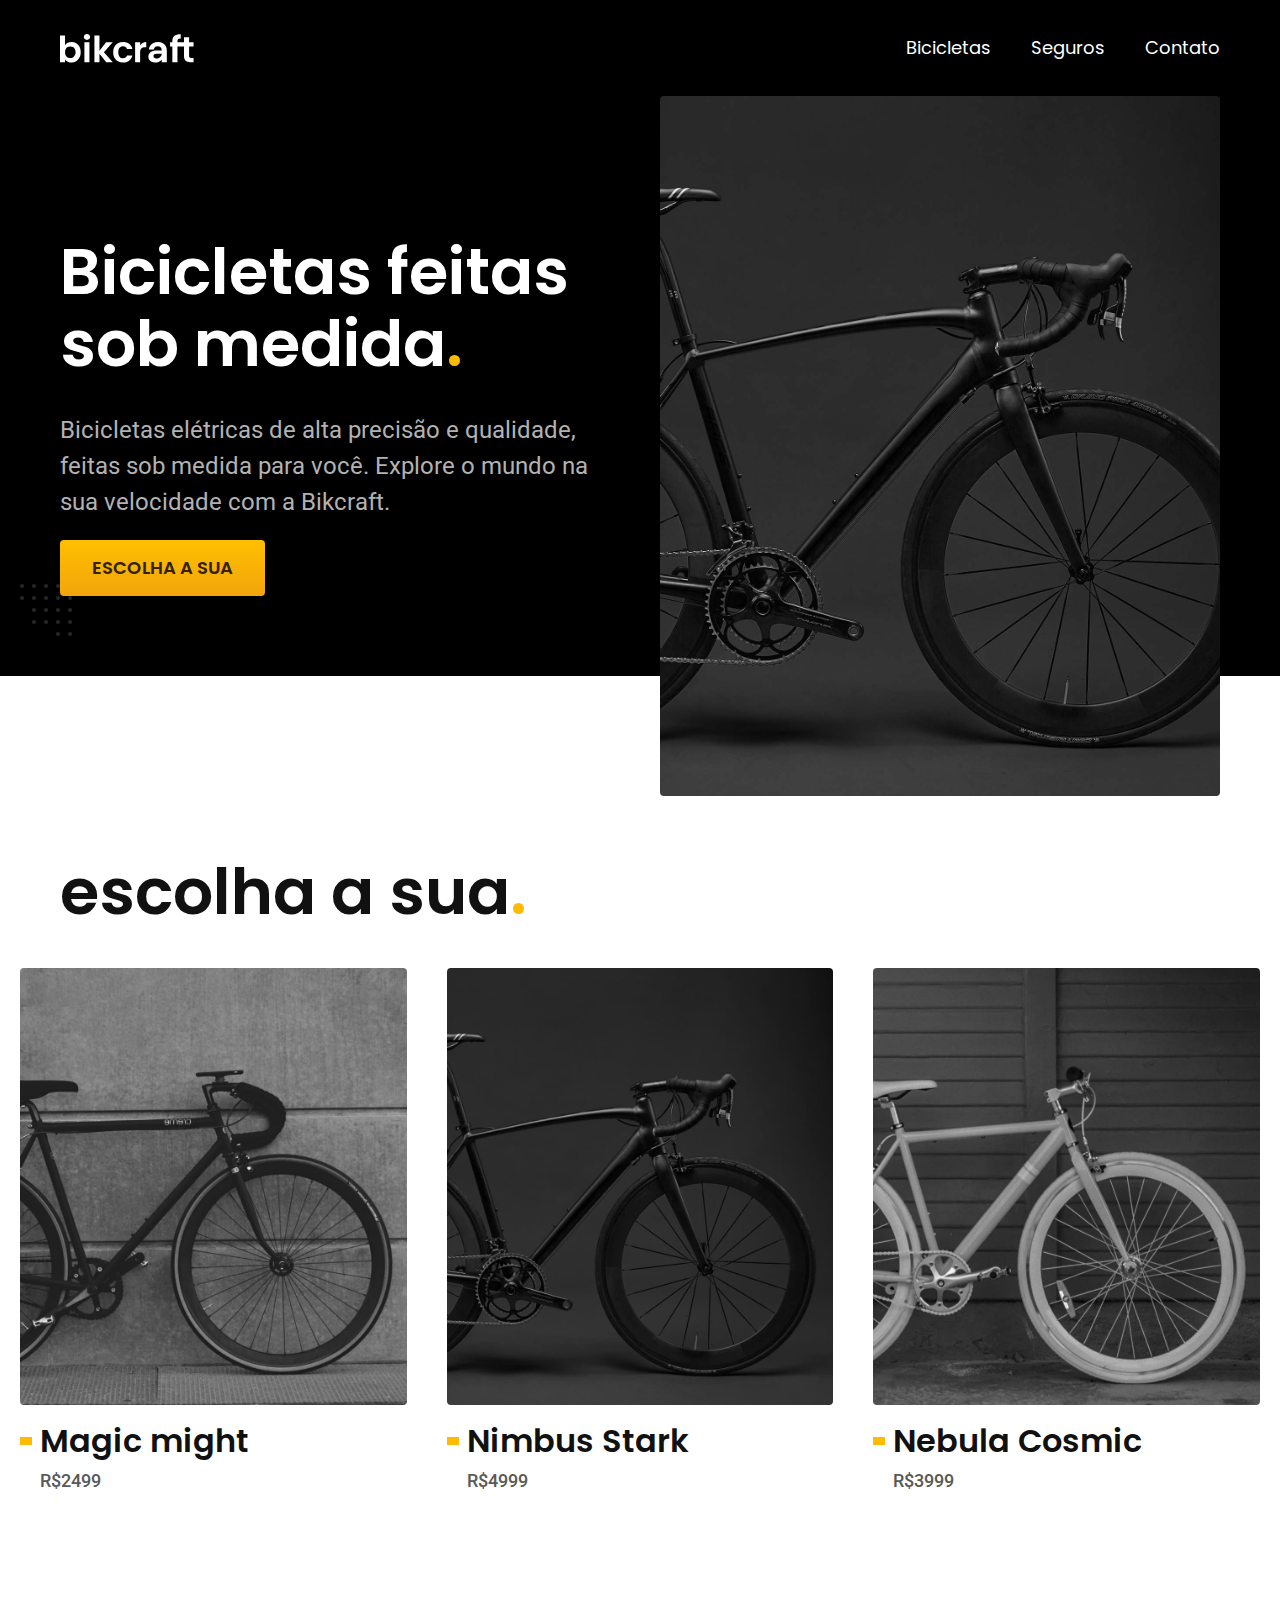
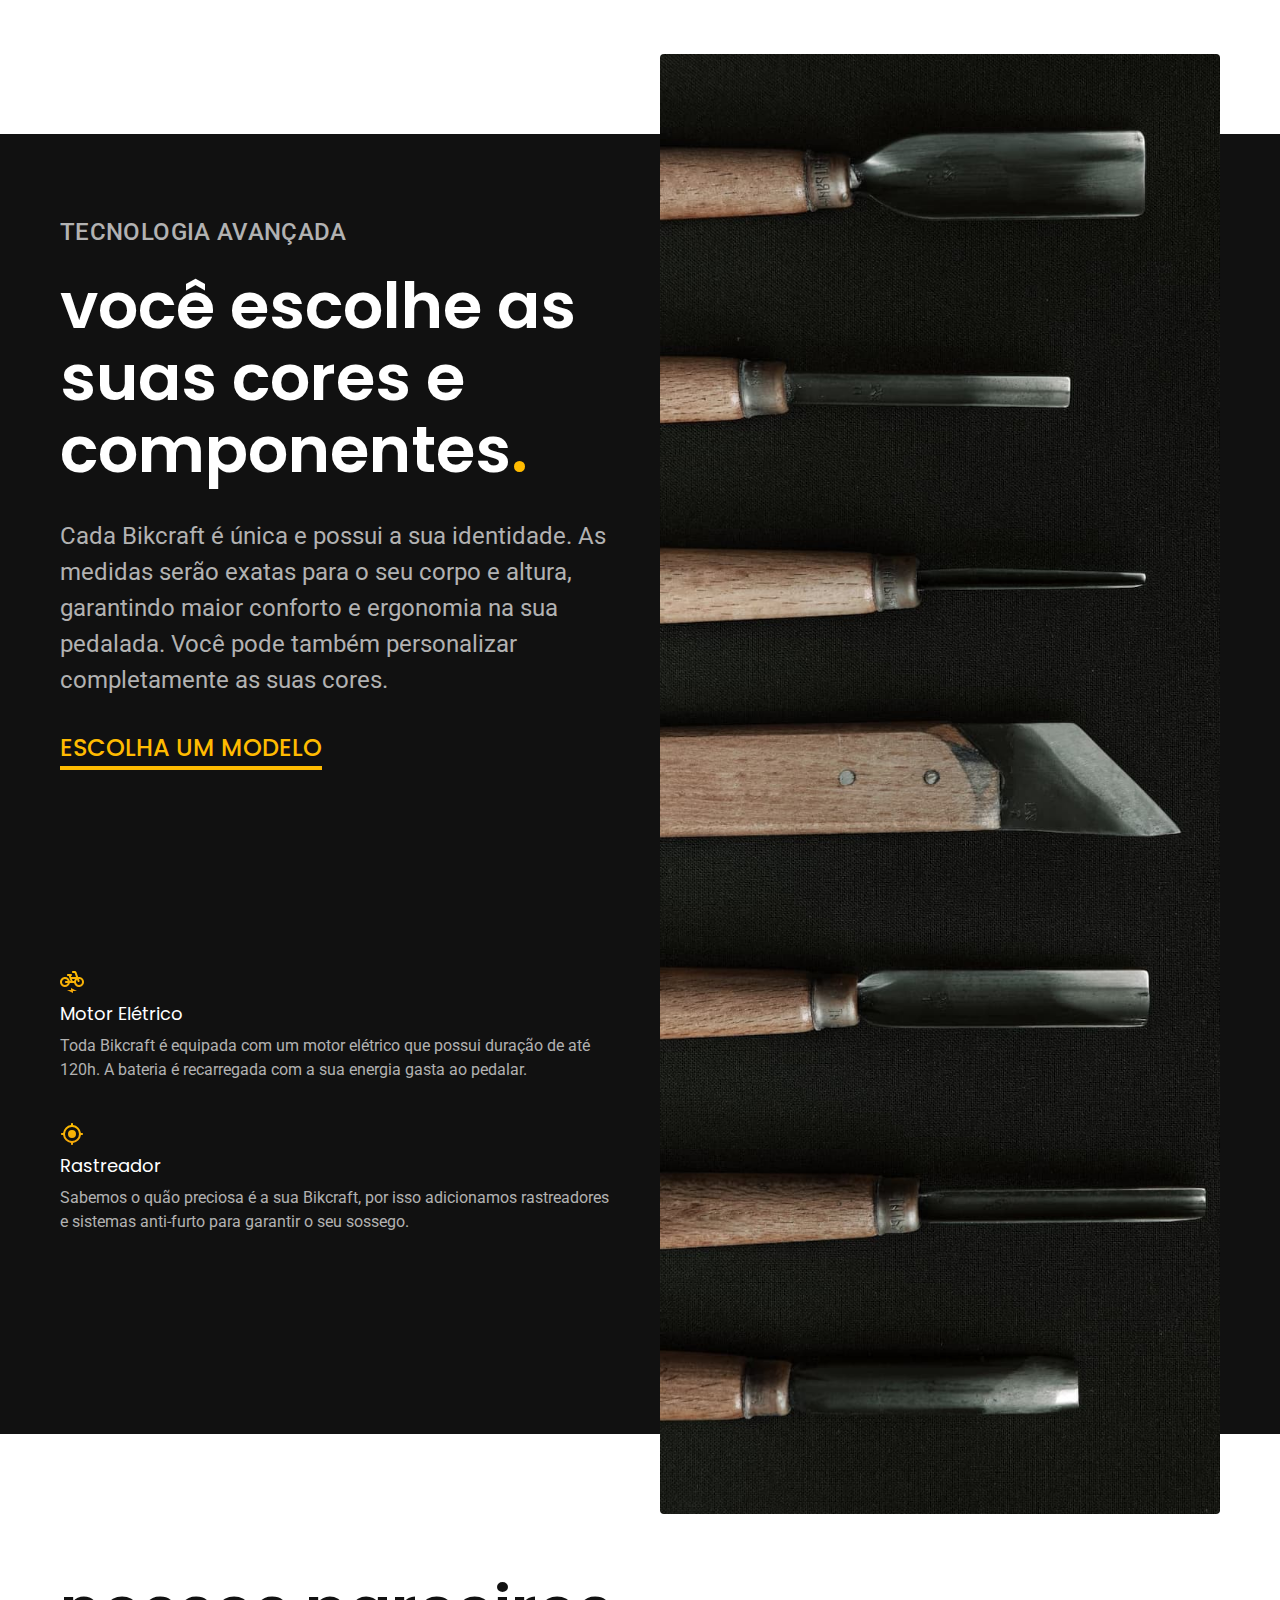
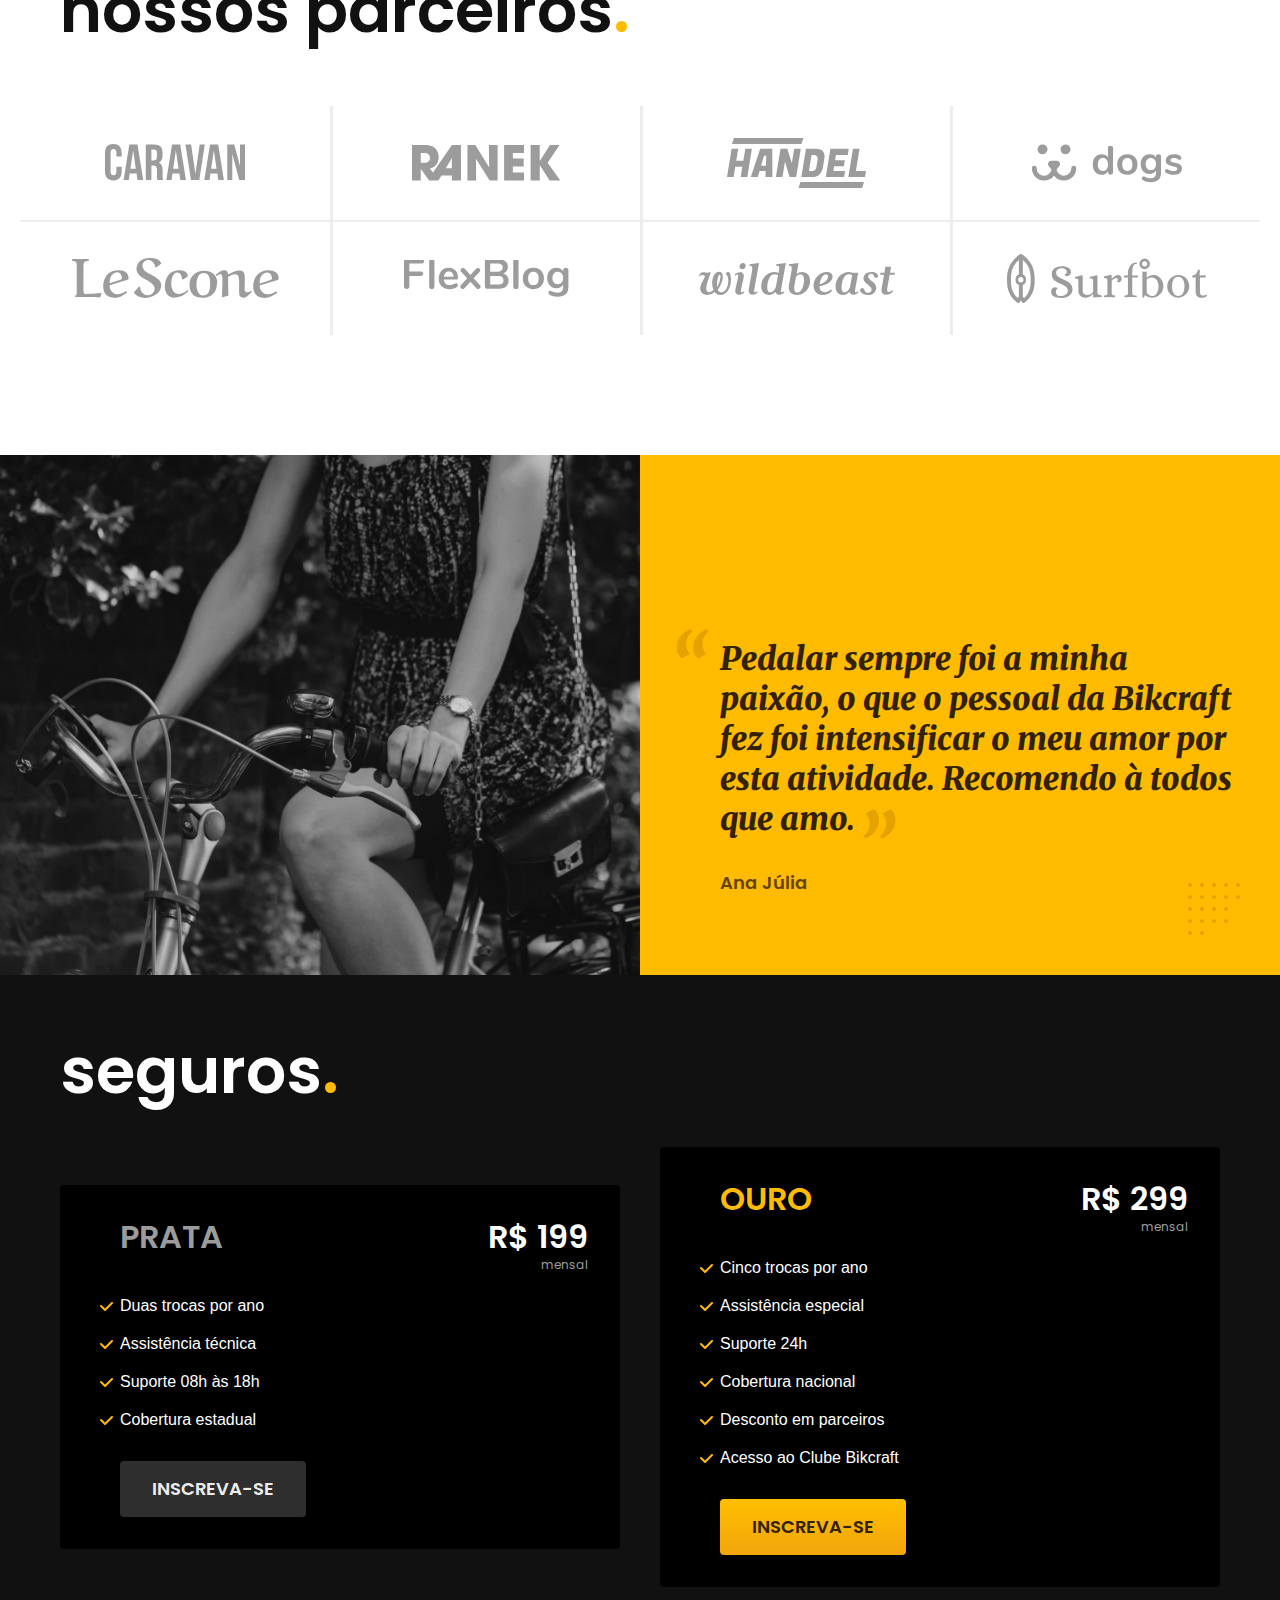
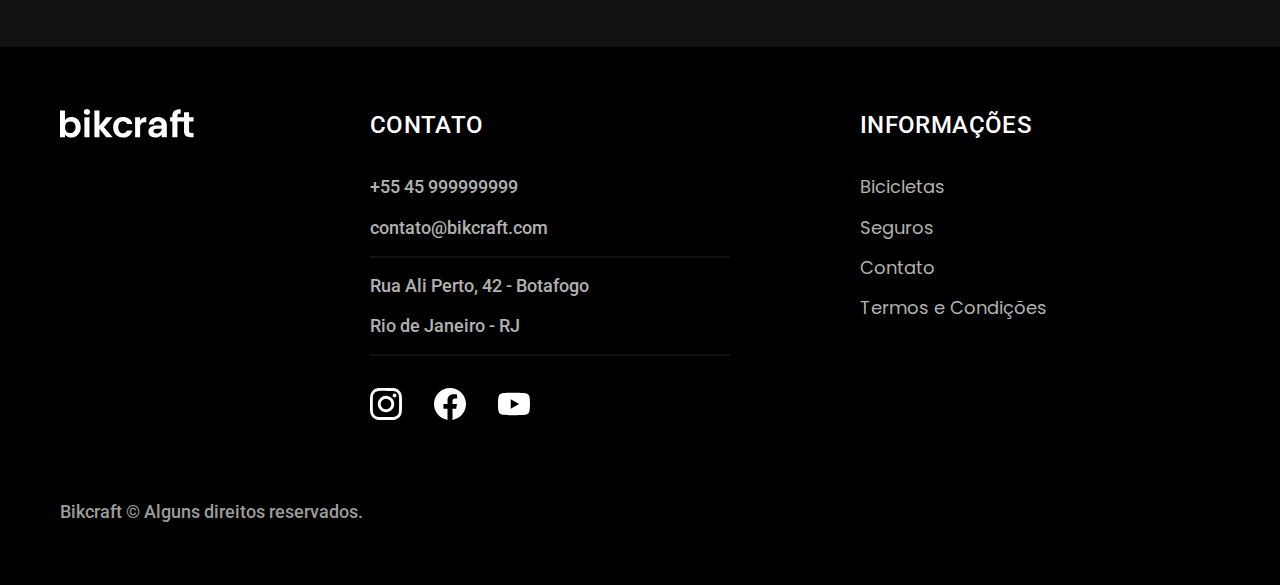
<file: index.html>
<!DOCTYPE html>
<html lang="pt-br">

<head>
  <meta charset="UTF-8">
  <meta name="viewport" content="width=device-width, initial-scale=1.0">
  <title>Bikcraft --- Bicicletas Elétricas</title>
  <meta name="description" content="Bicicletas elétricas de alta precisão e qualidade, feitas sob medida para o cliente. Explore o mundo na sua velocidade com a Bikcraft.">

  <link rel="icon" href="./favicon.svg" type="image/svg+xml">
  <link rel="preload" href="./CSS/style.min.css" as="style">
  <link rel="stylesheet" href="./CSS/style.min.css">

  <link rel="preconnect" href="https://fonts.googleapis.com">
  <link rel="preconnect" href="https://fonts.gstatic.com" crossorigin>
  <link href="https://fonts.googleapis.com/css2?family=Fira+Sans:wght@400;700&family=Poppins:wght@400;600&family=Roboto:wght@400;500&display=swap" rel="stylesheet">
  <link rel="preconnect" href="https://fonts.googleapis.com">
  <link rel="preconnect" href="https://fonts.gstatic.com" crossorigin>
  <link href="https://fonts.googleapis.com/css2?family=Merriweather:ital,wght@1,900&display=swap" rel="stylesheet">

  <script src="./js/script.js"></script>
  </body>
</head>

<body>
  <header class="header-bg">
    <div class="header container">
      <a href="./">
        <img src="./img/bikcraft.svg" width="136" height="32" alt="Bikcraft">
      </a>
      <nav aria-label="primaria">
        <ul class="header-menu cor-0 font-1-m">
          <li><a href="./bicicletas.html">Bicicletas</a></li>
          <li><a href="./seguros.html">Seguros</a></li>
          <li><a href="./contato.html">Contato</a></li>
        </ul>
      </nav>
    </div>
  </header>
  <main class="introducao-bg">
    <div class="introducao container">
      <div class="introducao-conteudo">
        <h1 class="font-1-xxl cor-0">Bicicletas feitas sob medida<span class="cor-p1">.</span></h1>
        <p class="font-2-l cor-5">Bicicletas elétricas de alta precisão e qualidade, feitas sob medida para você. Explore o mundo na sua velocidade com a Bikcraft.</p>
        <a class="botao" href="./bicicletas.html">Escolha a sua</a>
      </div>
      <picture>
        <source media="(max-width: 800px)" srcset="./img/bicicletas/nimbus.jpg">
        <img src="./img/fotos/introducao.jpg" width="1280" height="1600" alt="Bicicleta elétrica preta.">
      </picture>
    </div>
  </main>
  <article class="bicicletas-lista">
    <h2 class="container font-1-xxl">escolha a sua<span class="cor-p1">.</span></h2>
    <ul>
      <li>
        <a href="./bicicletas/magic.html">
          <img src="./img/bicicletas/magic-home.jpg" alt="Bicicleta preta" width="920" height="1040">
          <h3 class="font-1-xl ">Magic might</h3>
          <span class="font-2-m cor-8">R$2499</span>
        </a>
      </li>
      <li>
        <a href="./bicicletas/nimbus.html">
          <img src="./img/bicicletas/nimbus-home.jpg" alt="Bicicleta preta" width="920" height="1040">
          <h3 class="font-1-xl ">Nimbus Stark</h3>
          <span class="font-2-m cor-8">R$4999</span>
        </a>
      </li>
      <li>
        <a href="./bicicletas/nebula.html">
          <img src="./img/bicicletas/nebula-home.jpg" alt="Bicicleta preta" width="920" height="1040">
          <h3 class="font-1-xl ">Nebula Cosmic</h3>
          <span class="font-2-m cor-8">R$3999</span>
        </a>
      </li>
    </ul>
  </article>

  <article class="tecnologia-bg">
    <div class="tecnologia container">
      <div class="tecnologia-conteudo">
        <span class="font-2-l-b cor-5">Tecnologia Avançada</span>
        <h2 class="font-1-xxl cor-0">você escolhe as suas cores e componentes<span class="cor-p1">.</span></h2>
        <p class="font-2-l cor-5">Cada Bikcraft é única e possui a sua identidade. As medidas serão exatas para o seu corpo e altura, garantindo maior conforto e ergonomia na sua pedalada. Você pode também personalizar completamente as suas cores.</p>
        <a class="link" href="./bicicletas.html">Escolha um modelo</a>
        <div class="vantagens">
          <div>
            <img src="./img/icones/eletrica.svg" width="32" height="32" alt="">
            <h3 class="font-1-m cor-0">Motor Elétrico</h3>
            <p class="font-2-s cor-5">Toda Bikcraft é equipada com um motor elétrico que possui duração de até 120h. A bateria é recarregada com a sua energia gasta ao pedalar.</p>
          </div>
          <div>
            <img src="./img/icones/rastreador.svg" width="32" height="32" alt="">
            <h3 class="font-1-m cor-0">Rastreador</h3>
            <p class="font-2-s cor-5">Sabemos o quão preciosa é a sua Bikcraft, por isso adicionamos rastreadores e sistemas anti-furto para garantir o seu sossego.</p>
          </div>
        </div>
      </div>
      <div class="tecnologia-imagem">
        <img src="./img/fotos/tecnologia.jpg" width="1200" height="1920" alt="">
      </div>
    </div>
  </article>
  <section class="parceiros" aria-label="Nossos Parceiros">
    <h2 class="container font-1-xxl">nossos parceiros<span class="cor-p1">.</span></h2>

    <ul>
      <li><img src="./img/parceiros/caravan.svg" alt="Caravan" width="140" height="38"></li>
      <li><img src="./img/parceiros/ranek.svg" alt="ranek" width="149" height="36"></li>
      <li><img src="./img/parceiros/handel.svg" alt="handel" width="139" height="50"></li>
      <li><img src="./img/parceiros/dogs.svg" alt="dogs" width="152" height="39"></li>
      <li><img src="./img/parceiros/lescone.svg" alt="lescone" width="208" height="41"></li>
      <li><img src="./img/parceiros/flexblog.svg" alt="flexbog" width="165" height="38"></li>
      <li><img src="./img/parceiros/wildbeast.svg" alt="wildbeast" width="196" height="34"></li>
      <li><img src="./img/parceiros/surfbot.svg" alt="surfbot" width="200" height="49"></li>
    </ul>
  </section>

  <section class="depoimento" aria-label="Depoimento">
    <div>
      <img src="./img/fotos/depoimento.jpg" width="1560" height="1360" alt="Pessoa pedalando uma bicicleta Bikcraft">
    </div>
    <div class="depoimento-conteudo">
      <blockquote class="font-1-xl cor-p5">
        <p>Pedalar sempre foi a minha paixão, o que o pessoal da Bikcraft fez foi intensificar o meu amor por esta atividade. Recomendo à todos que amo.</p>
      </blockquote>
      <span class="font-1-m-b cor-p4">Ana Júlia</span>
    </div>
  </section>

  <article class="seguros-bg">
    <div class="seguros container">
      <h2 class="font-1-xxl cor-0">seguros<span class="cor-p1">.</span></h2>
      <div class="seguros-item">
        <h3 class="font-1-xl cor-6">PRATA</h3>
        <span class="font-1-xl cor-0">R$ 199 <span class="font-1-xs cor-6">mensal</span></span>
        <ul class="font-2m cor-0">
          <li>Duas trocas por ano</li>
          <li>Assistência técnica</li>
          <li>Suporte 08h às 18h</li>
          <li>Cobertura estadual</li>
        </ul>
        <a class="botao secundario" href="./orcamento.html">Inscreva-se</a>
      </div>
      <div class="seguros-item">
        <h3 class="font-1-xl cor-p1">OURO</h3>
        <span class="font-1-xl cor-0">R$ 299 <span class="font-1-xs cor-6">mensal</span></span>
        <ul class="font-2m cor-0">
          <li>Cinco trocas por ano</li>
          <li>Assistência especial</li>
          <li>Suporte 24h</li>
          <li>Cobertura nacional</li>
          <li>Desconto em parceiros</li>
          <li>Acesso ao Clube Bikcraft</li>
        </ul>
        <a class="botao" href="./orcamento.html">Inscreva-se</a>
      </div>
    </div>
  </article>

  <footer class="footer-bg">
    <div class="footer container">
      <img src="./img/bikcraft.svg" width="136" height="32" alt="Bikcraft">
      <div class="footer-contato">
        <h3 class="font-2-l-b cor-0">Contato</h3>
        <ul class="font-2-m cor-5">
          <li><a href="tel:+5545999999999">+55 45 999999999</a></li>
          <li><a href="mailto:contato@bikcraft.com">contato@bikcraft.com</a></li>
          <li>Rua Ali Perto, 42 - Botafogo</li>
          <li>Rio de Janeiro - RJ</li>
        </ul>
        <div class="footer-redes">
          <a href="./">
            <img src="./img/redes/instagram.svg" width="32" height="32" alt="Instagram">
          </a>
          <a href="./">
            <img src="./img/redes/facebook.svg" width="32" height="32" alt="Facebook">
          </a>
          <a href="./">
            <img src="./img/redes/youtube.svg" width="32" height="32" alt="Youtube">
          </a>
        </div>
      </div>
      <div class="footer-informacoes">
        <h3 class="font-2-l-b cor-0">Informações</h3>
        <nav>
          <ul class="font-1-m cor-5">
            <li><a href="./bicicletas.html">Bicicletas</a></li>
            <li><a href="./seguros.html">Seguros</a></li>
            <li><a href="./contato.html">Contato</a></li>
            <li><a href="./termos.html">Termos e Condições</a></li>
          </ul>
        </nav>
      </div>
      <p class="footer-copy font-2-m cor-6">Bikcraft © Alguns direitos reservados.</p>
    </div>
  </footer>

  <script src="./js/script.js"></script>
</body>

</html>
</file>
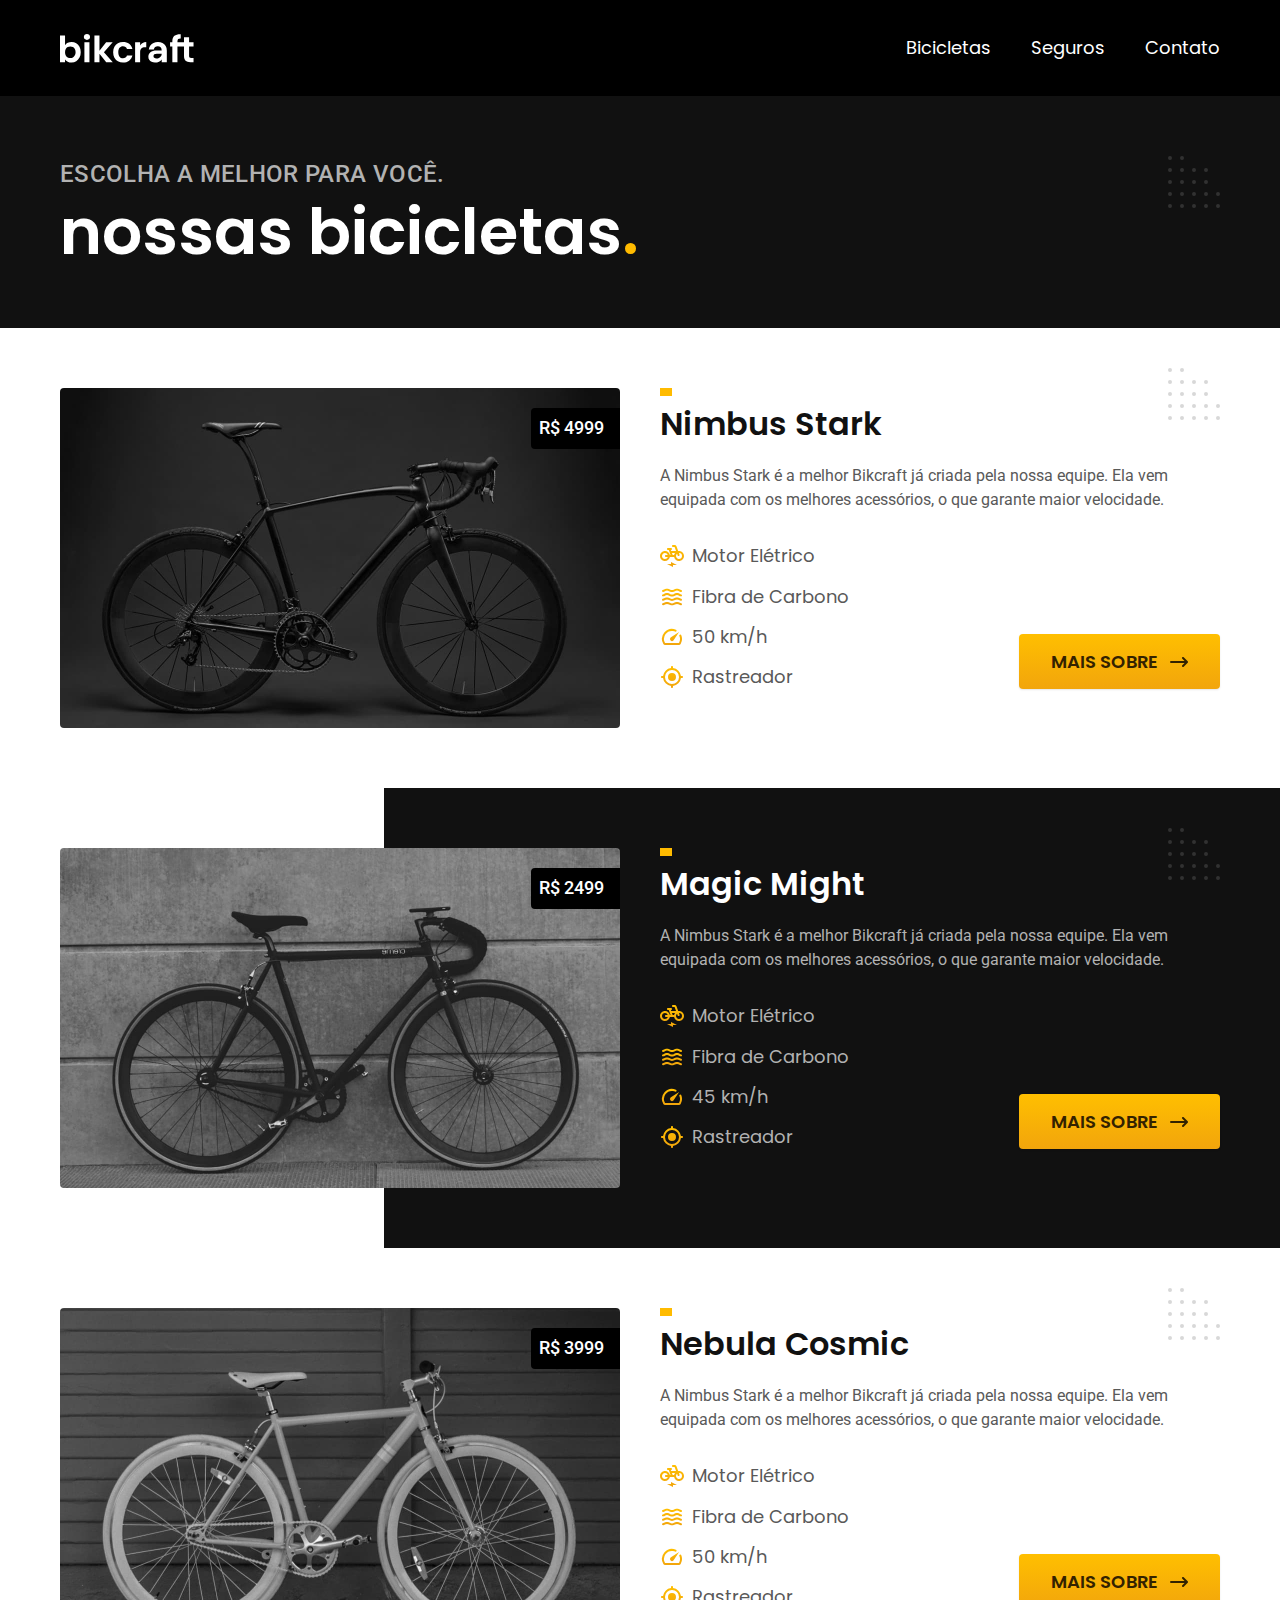
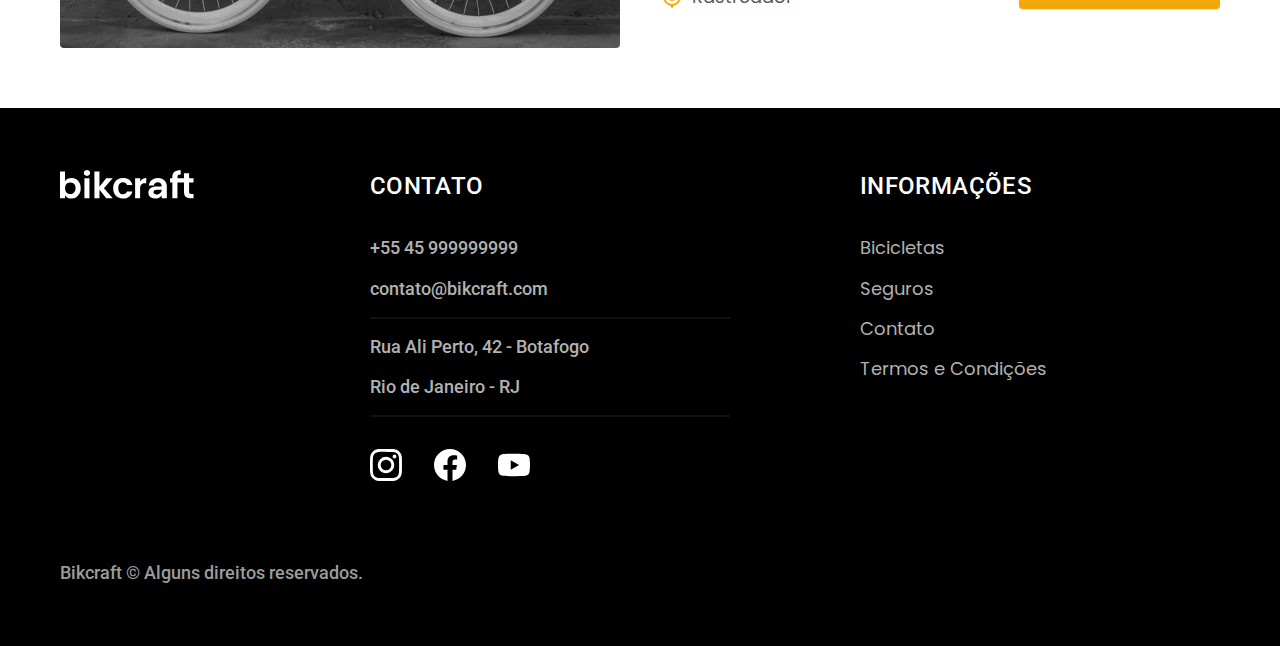
<file: bicicletas.html>
<!DOCTYPE html>
<html lang="pt-br">

<head>
  <meta charset="UTF-8">
  <meta name="viewport" content="width=device-width, initial-scale=1.0">
  <title>Bicicletas | Bikcraft</title>
  <meta name="description" content="Termos e condições.">

  <link rel="stylesheet" href="./CSS/style.min.css">

  <link rel="preconnect" href="https://fonts.googleapis.com">
  <link rel="preconnect" href="https://fonts.gstatic.com" crossorigin>
  <link href="https://fonts.googleapis.com/css2?family=Fira+Sans:wght@400;700&family=Poppins:wght@400;600&family=Roboto:wght@400;500&display=swap" rel="stylesheet">
  <link rel="preconnect" href="https://fonts.googleapis.com">
  <link rel="preconnect" href="https://fonts.gstatic.com" crossorigin>
  <link href="https://fonts.googleapis.com/css2?family=Merriweather:ital,wght@1,900&display=swap" rel="stylesheet">
  <script src="./js/script.js"></script>
  </body>
</head>

<body id="bicicletas">
  <header class="header-bg">
    <div class="header container">
      <a href="./">
        <img src="./img/bikcraft.svg" width="136" height="32" alt="Bikcraft">
      </a>
      <nav aria-label="primaria">
        <ul class="header-menu cor-0 font-1-m">
          <li><a href="./bicicletas.html">Bicicletas</a></li>
          <li><a href="./seguros.html">Seguros</a></li>
          <li><a href="./contato.html">Contato</a></li>
        </ul>
      </nav>
    </div>
  </header>

  <main>
    <div class="titulo-bg">
      <div class="titulo container">
        <p class="font-2-l-b cor-5">Escolha a melhor para você.</p>
        <h1 class="font-1-xxl cor-0">nossas bicicletas<span class="cor-p1">.</span></h1>
      </div>
    </div>

    <div class="bicicletas container">
      <div class="bicicletas-imagem">
        <img src="./img/bicicletas/nimbus.jpg" width="1120" height="680" alt="Bicicleta preta">
        <span class="font-2-m cor-0">R$ 4999</span>
      </div>
      <div class="bicicletas-conteudo">
        <h2 class="font-1-xl">Nimbus Stark</h2>
        <p class="font-2-s cor-8">A Nimbus Stark é a melhor Bikcraft já criada pela nossa equipe. Ela vem equipada com os melhores acessórios, o que garante maior velocidade.</p>
        <ul class="font-1-m cor-8">
          <li><img src="./img/icones/eletrica.svg" width="32" height="32" alt="">Motor Elétrico</li>
          <li><img src="./img/icones/carbono.svg" width="32" height="32" alt="">Fibra de Carbono</li>
          <li><img src="./img/icones/velocidade.svg" width="32" height="32" alt="">50 km/h</li>
          <li><img src="./img/icones/rastreador.svg" width="32" height="32" alt="">Rastreador</li>
        </ul>
        <a class="botao seta" href="./bicicletas/nimbus.html">Mais Sobre</a>
      </div>
    </div>

    <div class="bicicletas-bg">
      <div class="bicicletas container">
        <div class="bicicletas-imagem">
          <img src="./img/bicicletas/magic.jpg" width="1120" height="680" alt="Bicicleta preta">
          <span class="font-2-m cor-0">R$ 2499</span>
        </div>
        <div class="bicicletas-conteudo">
          <h2 class="font-1-xl cor-0">Magic Might</h2>
          <p class="font-2-s cor-5">A Nimbus Stark é a melhor Bikcraft já criada pela nossa equipe. Ela vem equipada com os melhores acessórios, o que garante maior velocidade.</p>
          <ul class="font-1-m cor-5">
            <li><img src="./img/icones/eletrica.svg" width="32" height="32" alt="">Motor Elétrico</li>
            <li><img src="./img/icones/carbono.svg" width="32" height="32" alt="">Fibra de Carbono</li>
            <li><img src="./img/icones/velocidade.svg" width="32" height="32" alt="">45 km/h</li>
            <li><img src="./img/icones/rastreador.svg" width="32" height="32" alt="">Rastreador</li>
          </ul>
          <a class="botao seta" href="./bicicletas/magic.html">Mais Sobre</a>
        </div>
      </div>
    </div>

    <div class="bicicletas container">
      <div class="bicicletas-imagem">
        <img src="./img/bicicletas/nebula.jpg" width="1120" height="680" alt="Bicicleta preta">
        <span class="font-2-m cor-0">R$ 3999</span>
      </div>
      <div class="bicicletas-conteudo">
        <h2 class="font-1-xl">Nebula Cosmic</h2>
        <p class="font-2-s cor-8">A Nimbus Stark é a melhor Bikcraft já criada pela nossa equipe. Ela vem equipada com os melhores acessórios, o que garante maior velocidade.</p>
        <ul class="font-1-m cor-8">
          <li><img src="./img/icones/eletrica.svg" width="32" height="32" alt="">Motor Elétrico</li>
          <li><img src="./img/icones/carbono.svg" width="32" height="32" alt="">Fibra de Carbono</li>
          <li><img src="./img/icones/velocidade.svg" width="32" height="32" alt="">50 km/h</li>
          <li><img src="./img/icones/rastreador.svg" width="32" height="32" alt="">Rastreador</li>
        </ul>
        <a class="botao seta" href="./bicicletas/nebula.html">Mais Sobre</a>
      </div>
    </div>

  </main>

  <footer class="footer-bg">
    <div class="footer container">
      <img src="./img/bikcraft.svg" width="136" height="32" alt="Bikcraft">
      <div class="footer-contato">
        <h3 class="font-2-l-b cor-0">Contato</h3>
        <ul class="font-2-m cor-5">
          <li><a href="tel:+5545999999999">+55 45 999999999</a></li>
          <li><a href="mailto:contato@bikcraft.com">contato@bikcraft.com</a></li>
          <li>Rua Ali Perto, 42 - Botafogo</li>
          <li>Rio de Janeiro - RJ</li>
        </ul>
        <div class="footer-redes">
          <a href="./">
            <img src="./img/redes/instagram.svg" width="32" height="32" alt="Instagram">
          </a>
          <a href="./">
            <img src="./img/redes/facebook.svg" width="32" height="32" alt="Facebook">
          </a>
          <a href="./">
            <img src="./img/redes/youtube.svg" width="32" height="32" alt="Youtube">
          </a>
        </div>
      </div>
      <div class="footer-informacoes">
        <h3 class="font-2-l-b cor-0">Informações</h3>
        <nav>
          <ul class="font-1-m cor-5">
            <li><a href="./bicicletas.html">Bicicletas</a></li>
            <li><a href="./seguros.html">Seguros</a></li>
            <li><a href="./contato.html">Contato</a></li>
            <li><a href="./termos.html">Termos e Condições</a></li>
          </ul>
        </nav>
      </div>
      <p class="footer-copy font-2-m cor-6">Bikcraft © Alguns direitos reservados.</p>
    </div>
  </footer>
  <script src="./js/script.js"></script>
</body>

</html>
</file>
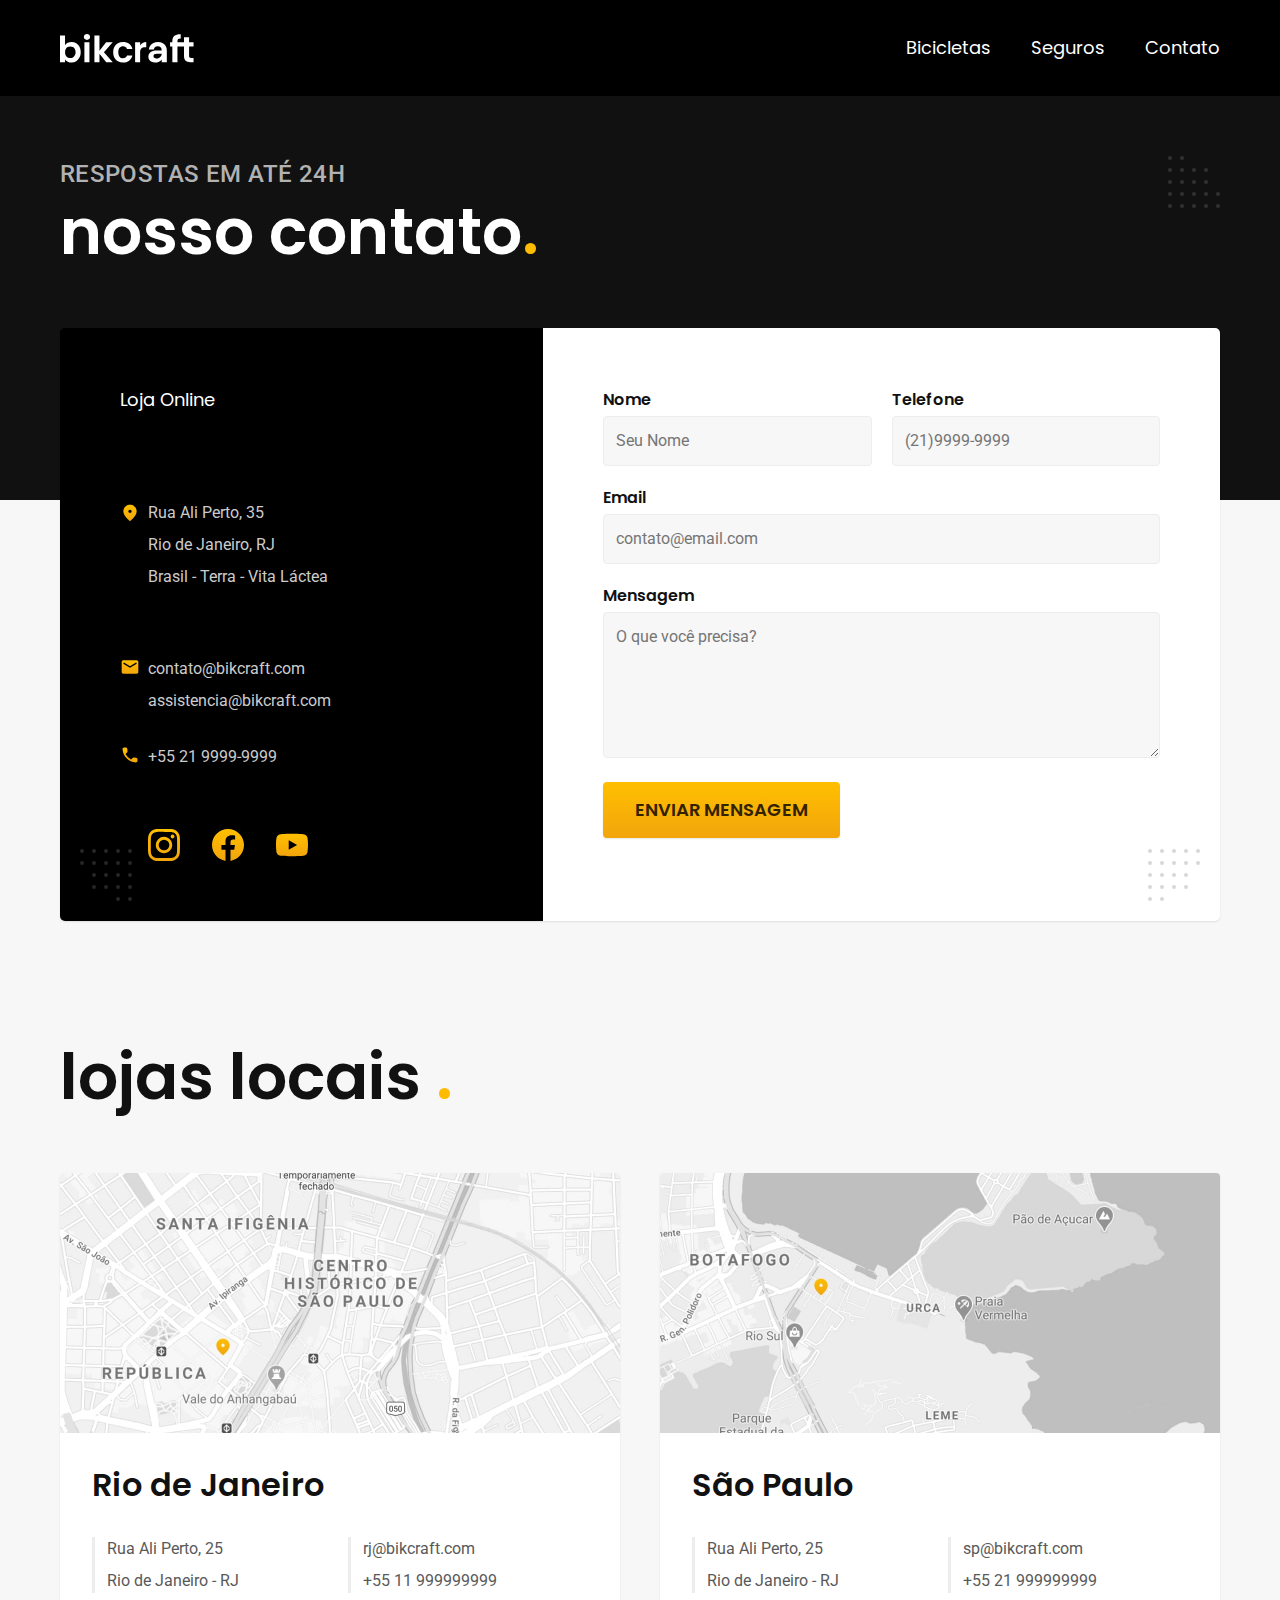
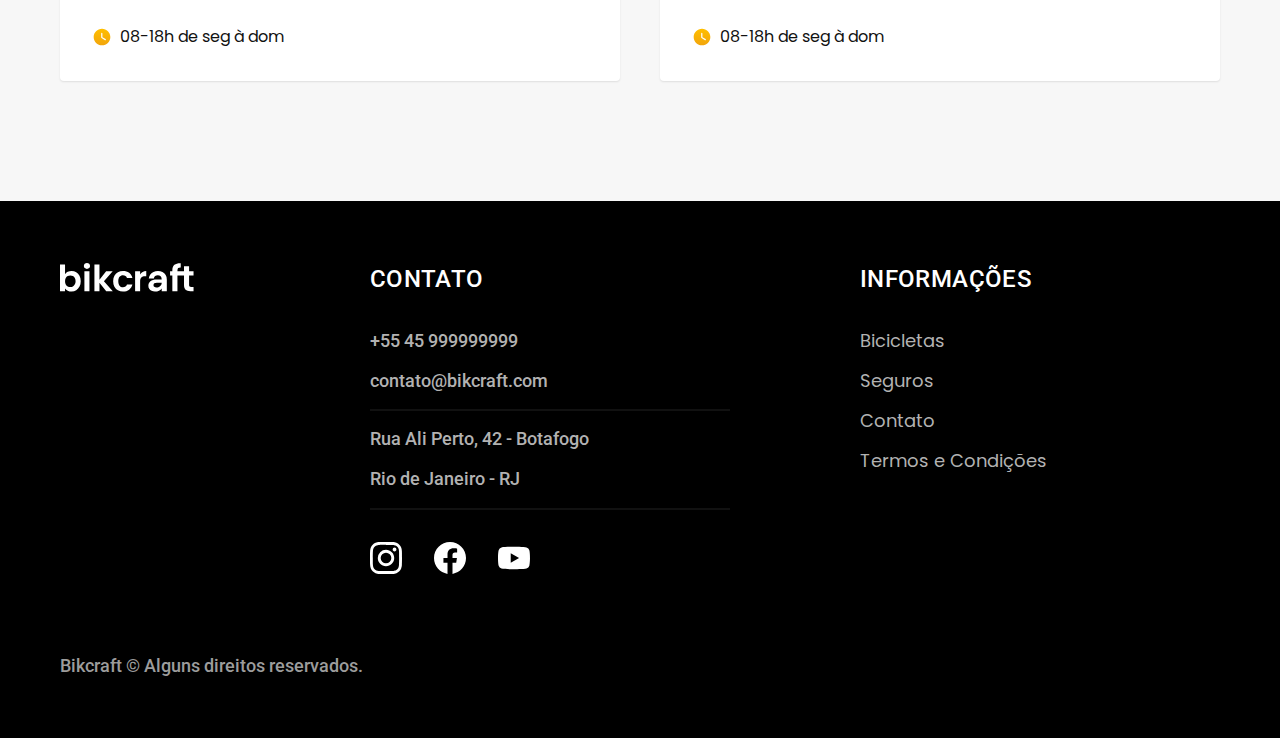
<file: contato.html>
<!DOCTYPE html>
<html lang="pt-br">

<head>
  <meta charset="UTF-8">
  <meta name="viewport" content="width=device-width, initial-scale=1.0">
  <title>Contato | Bikcraft</title>
  <meta name="description" content="Termos e condições.">

  <link rel="stylesheet" href="./CSS/style.min.css">

  <link rel="preconnect" href="https://fonts.googleapis.com">
  <link rel="preconnect" href="https://fonts.gstatic.com" crossorigin>
  <link href="https://fonts.googleapis.com/css2?family=Fira+Sans:wght@400;700&family=Poppins:wght@400;600&family=Roboto:wght@400;500&display=swap" rel="stylesheet">
  <link rel="preconnect" href="https://fonts.googleapis.com">
  <link rel="preconnect" href="https://fonts.gstatic.com" crossorigin>
  <link href="https://fonts.googleapis.com/css2?family=Merriweather:ital,wght@1,900&display=swap" rel="stylesheet">
  <script src="./js/script.js"></script>
  </body>
</head>

<body id="contato">
  <header class="header-bg">
    <div class="header container">
      <a href="./">
        <img src="./img/bikcraft.svg" alt="Bikcraft">
      </a>
      <nav aria-label="primaria">
        <ul class="header-menu cor-0 font-1-m">
          <li><a href="./bicicletas.html">Bicicletas</a></li>
          <li><a href="./seguros.html">Seguros</a></li>
          <li><a href="./contato.html">Contato</a></li>
        </ul>
      </nav>
    </div>
  </header>

  <main>
    <div class="titulo-bg">
      <div class="titulo container">
        <p class="font-2-l-b cor-5">Respostas em até 24h</p>
        <h1 class="font-1-xxl cor-0">nosso contato<span class="cor-p1">.</span></h1>
      </div>
    </div>
    <div class="contato container">
      <section class="contato-dados" aria-label="Endereço">
        <h2 class="font-1-m cor-0">Loja Online</h2>
        <div class="contato-endereco font-2-s cor-4">
          <p>Rua Ali Perto, 35</p>
          <p>Rio de Janeiro, RJ</p>
          <p>Brasil - Terra - Vita Láctea</p>
        </div>
        <address class="contato-meios font-2-s cor-4">
          <a href="mailto:contato@bikcraft.com">contato@bikcraft.com</a>
          <a href="mailto:assistencia@bikcraft.com">assistencia@bikcraft.com</a>
          <a href="tel:+552199999999">+55 21 9999-9999</a>
        </address>
        <div class="contato-redes">
          <a href="./">
            <img src="./img/redes/instagram-p.svg" alt="Instagram">
          </a>
          <a href="./">
            <img src="./img/redes/facebook-p.svg" alt="Facebook">
          </a>
          <a href="./">
            <img src="./img/redes/youtube-p.svg" alt="Youtube">
          </a>
        </div>
      </section>
      <section class="contato-formulario" aria-label="Formulário">
        <form class="form" action="./contato.html">
          <div>
            <label for="nome">Nome</label>
            <input type="text" id="nome" name="nome" placeholder="Seu Nome">
          </div>
          <div>
            <label for="telefone">Telefone</label>
            <input type="text" id="telefone" name="telefone" placeholder="(21)9999-9999">
          </div>
          <div class="col-2">
            <label for="email">Email</label>
            <input type="email" id="email" name="email" placeholder="contato@email.com">
          </div>
          <div class="col-2">
            <label for="mensagem">Mensagem</label>
            <textarea rows="5" id="mensagem" name="mensagem" placeholder="O que você precisa?"></textarea>
          </div>
          <button class="botao col-2">enviar mensagem</button>
        </form>
      </section>
    </div>
  </main>

  <article class="lojas container">
    <h2 class="font-1-xxl">lojas locais <span class="cor-p1">.</span></h2>
    <div class="lojas-item">
      <img src="./img/lojas/sp.jpg" alt="mapa marcando o endereço em Rua Ali Perto, 25 - Rio de Janeiro - RJ">
      <div class="lojas-conteudo">
        <h3 class="font-1-xl">Rio de Janeiro</h3>
        <div class="lojas-dados font-2-s cor-8">
          <p>Rua Ali Perto, 25</p>
          <p>Rio de Janeiro - RJ</p>
        </div>
        <div class="lojas-dados font-2-s cor-8">
          <a href="mailto:rj@bikcraft.com">rj@bikcraft.com</a>
          <a href="tel:+5511999999999">+55 11 999999999</a>
        </div>
        <p class="lojas-tempo font-1-s"><img src="./img/icones/horario.svg" alt="">08-18h de seg à dom</p>
      </div>
    </div>

    <div class="lojas-item">
      <img src="./img/lojas/rj.jpg" alt="mapa marcando o endereço em Rua Ali Perto, 25 - São Paulo - SP">
      <div class="lojas-conteudo">
        <h3 class="font-1-xl">São Paulo</h3>
        <div class="lojas-dados font-2-s cor-8">
          <p>Rua Ali Perto, 25</p>
          <p>Rio de Janeiro - RJ</p>
        </div>
        <div class="lojas-dados font-2-s cor-8">
          <a href="mailtosp@bikcraft.com">sp@bikcraft.com</a>
          <a href="tel:+5521999999999">+55 21 999999999</a>
        </div>
        <p class="lojas-tempo font-1-s"><img src="./img/icones/horario.svg" alt="">08-18h de seg à dom</p>
      </div>
    </div>
  </article>

  <footer class="footer-bg">
    <div class="footer container">
      <img src="./img/bikcraft.svg" alt="Bikcraft">
      <div class="footer-contato">
        <h3 class="font-2-l-b cor-0">Contato</h3>
        <ul class="font-2-m cor-5">
          <li><a href="tel:+5545999999999">+55 45 999999999</a></li>
          <li><a href="mailto:contato@bikcraft.com">contato@bikcraft.com</a></li>
          <li>Rua Ali Perto, 42 - Botafogo</li>
          <li>Rio de Janeiro - RJ</li>
        </ul>
        <div class="footer-redes">
          <a href="./">
            <img src="./img/redes/instagram.svg" alt="Instagram">
          </a>
          <a href="./">
            <img src="./img/redes/facebook.svg" alt="Facebook">
          </a>
          <a href="./">
            <img src="./img/redes/youtube.svg" alt="Youtube">
          </a>
        </div>
      </div>
      <div class="footer-informacoes">
        <h3 class="font-2-l-b cor-0">Informações</h3>
        <nav>
          <ul class="font-1-m cor-5">
            <li><a href="./bicicletas.html">Bicicletas</a></li>
            <li><a href="./seguros.html">Seguros</a></li>
            <li><a href="./contato.html">Contato</a></li>
            <li><a href="./termos.html">Termos e Condições</a></li>
          </ul>
        </nav>
      </div>
      <p class="footer-copy font-2-m cor-6">Bikcraft © Alguns direitos reservados.</p>
    </div>
  </footer>
  <script src="./js/script.js"></script>
</body>

</html>
</file>
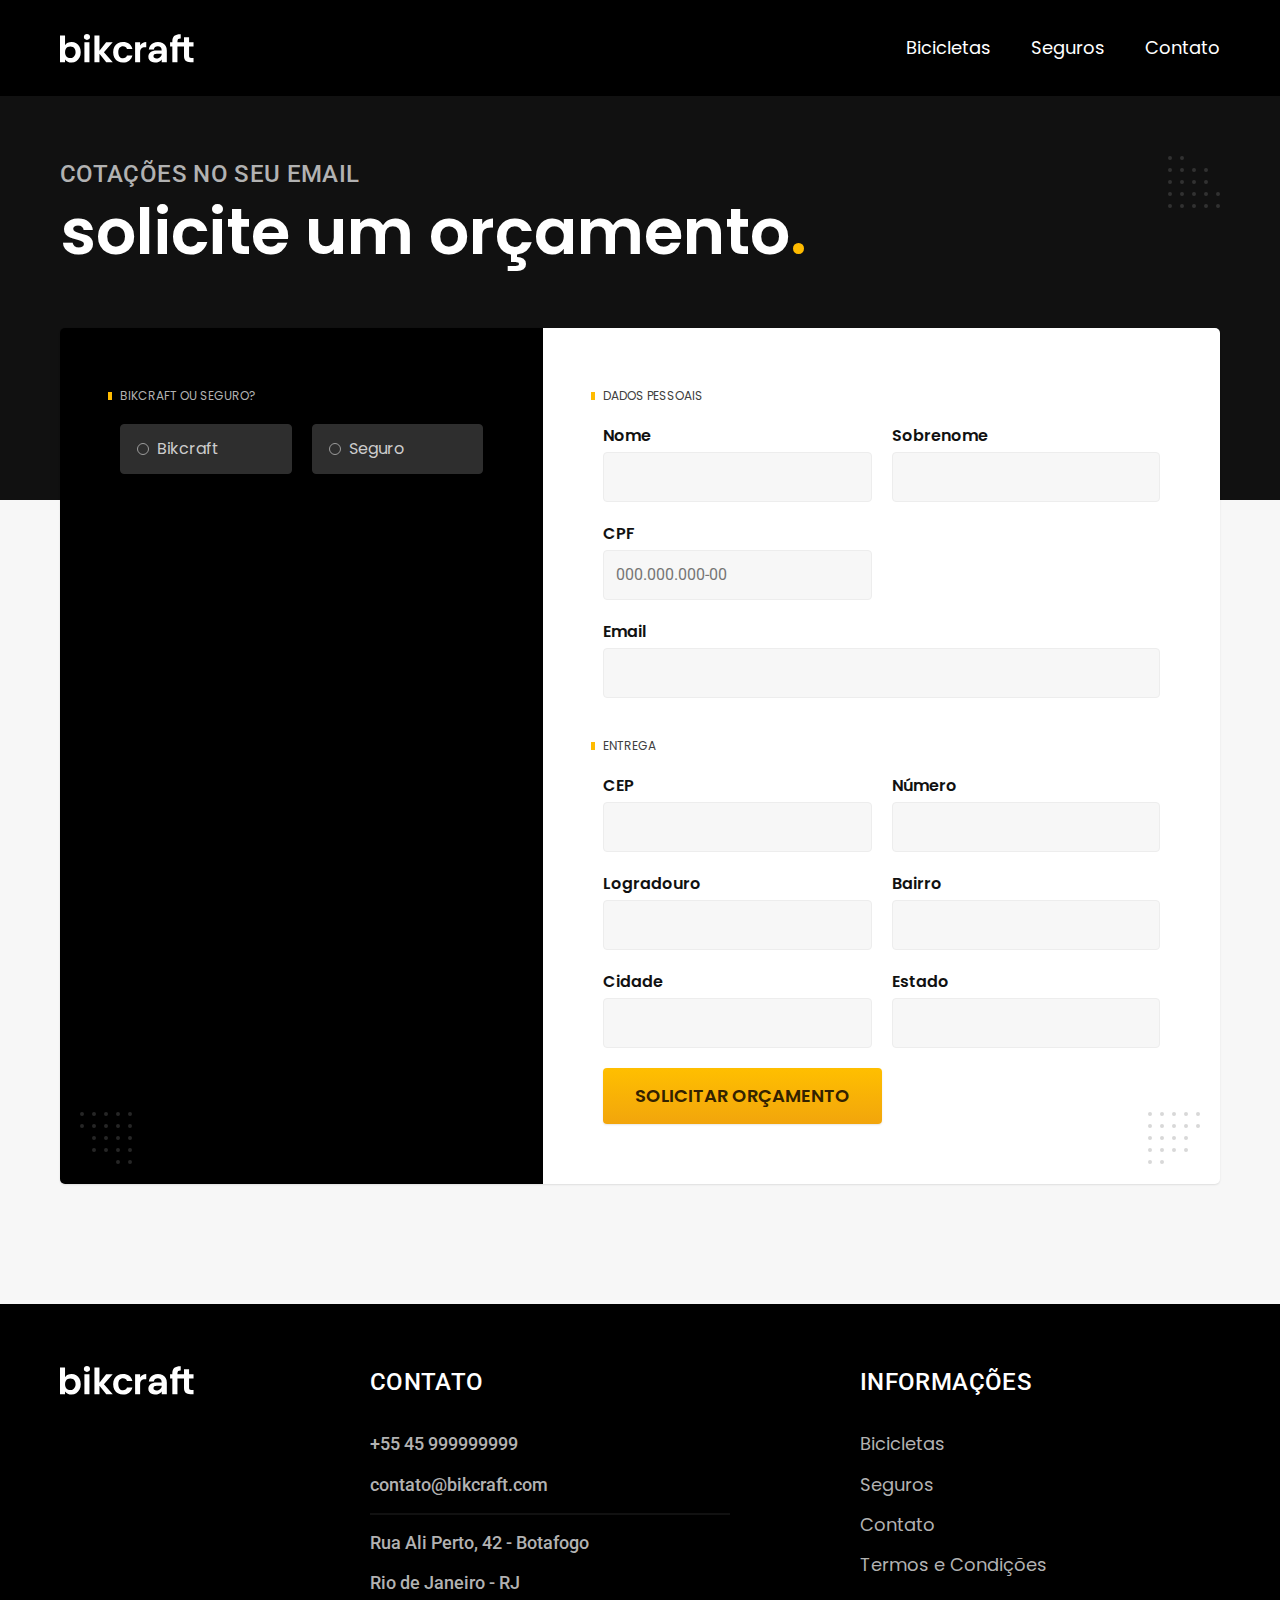
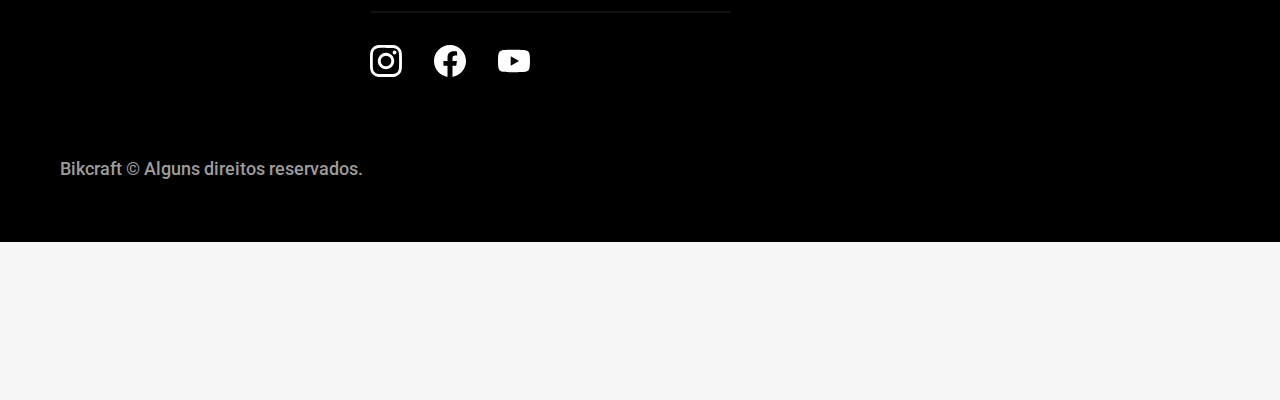
<file: orcamento.html>
<!DOCTYPE html>
<html lang="pt-br">

<head>
  <meta charset="UTF-8">
  <meta name="viewport" content="width=device-width, initial-scale=1.0">
  <title>Orçamento | Bikcraft</title>
  <meta name="description" content="Termos e condições.">

  <link rel="stylesheet" href="./CSS/style.min.css">

  <link rel="preconnect" href="https://fonts.googleapis.com">
  <link rel="preconnect" href="https://fonts.gstatic.com" crossorigin>
  <link href="https://fonts.googleapis.com/css2?family=Fira+Sans:wght@400;700&family=Poppins:wght@400;600&family=Roboto:wght@400;500&display=swap" rel="stylesheet">
  <link rel="preconnect" href="https://fonts.googleapis.com">
  <link rel="preconnect" href="https://fonts.gstatic.com" crossorigin>
  <link href="https://fonts.googleapis.com/css2?family=Merriweather:ital,wght@1,900&display=swap" rel="stylesheet">
  <script src="./js/script.js"></script>
  </body>
</head>

<body id="orcamento">
  <header class="header-bg">
    <div class="header container">
      <a href="./">
        <img src="./img/bikcraft.svg" alt="Bikcraft">
      </a>
      <nav aria-label="primaria">
        <ul class="header-menu cor-0 font-1-m">
          <li><a href="./bicicletas.html">Bicicletas</a></li>
          <li><a href="./seguros.html">Seguros</a></li>
          <li><a href="./contato.html">Contato</a></li>
        </ul>
      </nav>
    </div>
  </header>

  <main>
    <div class="titulo-bg">
      <div class="titulo container">
        <p class="font-2-l-b cor-5">Cotações no seu email</p>
        <h1 class="font-1-xxl cor-0">solicite um orçamento<span class="cor-p1">.</span></h1>
      </div>
    </div>

    <form class="orcamento container" action="./">
      <div class="orcamento-produto">
        <h2 class="font-1-xs cor-5">Bikcraft ou Seguro?</h2>

        <input type="radio" name="tipo" value="bikcraft" id="bikcraft">
        <label for="bikcraft">Bikcraft</label>

        <input type="radio" name="tipo" value="seguro" id="seguro">
        <label for="seguro">Seguro</label>

        <div class="orcamento-conteudo" id="orcamento-bikcraft">
          <h2 class="font-1-xs cor-5">Escolha a sua</h2>

          <input type="radio" name="produto" value="nimbus" id="nimbus">
          <label for="nimbus">Nimbus Stark <span>R$4999</span></label>
          <div class="orcamento-detalhes">
            <ul class="font-1-xs cor-8">
              <li><img src="./img/icones/eletrica.svg" alt=""> Motor Elétrico</li>
              <li><img src="./img/icones/carbono.svg" alt=""> Fibra de Carbono</li>
              <li><img src="./img/icones/velocidade.svg" alt=""> 50 km/h</li>
              <li><img src="./img/icones/rastreador.svg" alt=""> Rastreador</li>
            </ul>
            <img src="./img/bicicletas/nimbus.jpg" alt="Bicicleta preta">
          </div>

          <input type="radio" name="produto" value="magic" id="magic">
          <label for="magic">Magic Might <span>R$2499</span></label>
          <div class="orcamento-detalhes">
            <ul class="font-1-xs cor-8">
              <li><img src="./img/icones/eletrica.svg" alt=""> Motor Elétrico</li>
              <li><img src="./img/icones/carbono.svg" alt=""> Fibra de Carbono</li>
              <li><img src="./img/icones/velocidade.svg" alt=""> 45 km/h</li>
              <li><img src="./img/icones/rastreador.svg" alt=""> Rastreador</li>
            </ul>
            <img src="./img/bicicletas/magic.jpg" alt="Bicicleta preta">
          </div>

          <input type="radio" name="produto" value="nebula" id="nebula">
          <label for="nebula">Nebula Cosmic <span>R$3999</span></label>
          <div class="orcamento-detalhes">
            <ul class="font-1-xs cor-8">
              <li><img src="./img/icones/eletrica.svg" alt=""> Motor Elétrico</li>
              <li><img src="./img/icones/carbono.svg" alt=""> Fibra de Carbono</li>
              <li><img src="./img/icones/velocidade.svg" alt=""> 40 km/h</li>
              <li><img src="./img/icones/rastreador.svg" alt=""> Rastreador</li>
            </ul>
            <img src="./img/bicicletas/nebula.jpg" alt="Bicicleta branca">
          </div>
        </div>

        <div class="orcamento-conteudo" id="orcamento-seguro">
          <h2 class="font-1-xs cor-5">Escolha o plano</h2>

          <input type="radio" name="produto" value="prata" id="prata">
          <label for="prata">Prata <span>R$ 199</span></label>

          <input type="radio" name="produto" value="ouro" id="ouro">
          <label for="ouro">Ouro <span>R$ 299</span></label>
        </div>

      </div>
      <div class="orcamento-dados form">
        <h2 class="font-1-xs cor-9 col-2">dados pessoais</h2>
        <div>
          <label for="nome">Nome</label>
          <input type="text" id="nome" name="nome">
        </div>
        <div>
          <label for="sobrenome">Sobrenome</label>
          <input type="text" id="sobrenome" name="sobrenome">
        </div>
        <div>
          <label for="cpf">CPF</label>
          <input type="text" id="cpf" name="cpf" placeholder="000.000.000-00">
        </div>
        <div class="col-2">
          <label for="email">Email</label>
          <input type="email" id="email" name="email">
        </div>
        <h2 class="font-1-xs cor-9 col-2">entrega</h2>
        <div>
          <label for="cep">CEP</label>
          <input type="text" id="cep" name="cep">
        </div>
        <div>
          <label for="numero">Número</label>
          <input type="text" id="numero" name="numero">
        </div>
        <div>
          <label for="logradouro">Logradouro</label>
          <input type="text" id="logradouro" name="logradouro">
        </div>
        <div>
          <label for="bairro">Bairro</label>
          <input type="text" id="bairro" name="bairro">
        </div>
        <div>
          <label for="cidade">Cidade</label>
          <input type="text" id="cidade" name="cidade">
        </div>
        <div>
          <label for="estado">Estado</label>
          <input type="text" id="estado" name="estado">
        </div>
        <button class="botao col-2">Solicitar Orçamento</button>
      </div>
    </form>
  </main>

  <footer class="footer-bg">
    <div class="footer container">
      <img src="./img/bikcraft.svg" alt="Bikcraft">
      <div class="footer-contato">
        <h3 class="font-2-l-b cor-0">Contato</h3>
        <ul class="font-2-m cor-5">
          <li><a href="tel:+5545999999999">+55 45 999999999</a></li>
          <li><a href="mailto:contato@bikcraft.com">contato@bikcraft.com</a></li>
          <li>Rua Ali Perto, 42 - Botafogo</li>
          <li>Rio de Janeiro - RJ</li>
        </ul>
        <div class="footer-redes">
          <a href="./">
            <img src="./img/redes/instagram.svg" alt="Instagram">
          </a>
          <a href="./">
            <img src="./img/redes/facebook.svg" alt="Facebook">
          </a>
          <a href="./">
            <img src="./img/redes/youtube.svg" alt="Youtube">
          </a>
        </div>
      </div>
      <div class="footer-informacoes">
        <h3 class="font-2-l-b cor-0">Informações</h3>
        <nav>
          <ul class="font-1-m cor-5">
            <li><a href="./bicicletas.html">Bicicletas</a></li>
            <li><a href="./seguros.html">Seguros</a></li>
            <li><a href="./contato.html">Contato</a></li>
            <li><a href="./termos.html">Termos e Condições</a></li>
          </ul>
        </nav>
      </div>
      <p class="footer-copy font-2-m cor-6">Bikcraft © Alguns direitos reservados.</p>
    </div>
  </footer>
  <script src="./js/script.js"></script>
</body>

</html>
</file>
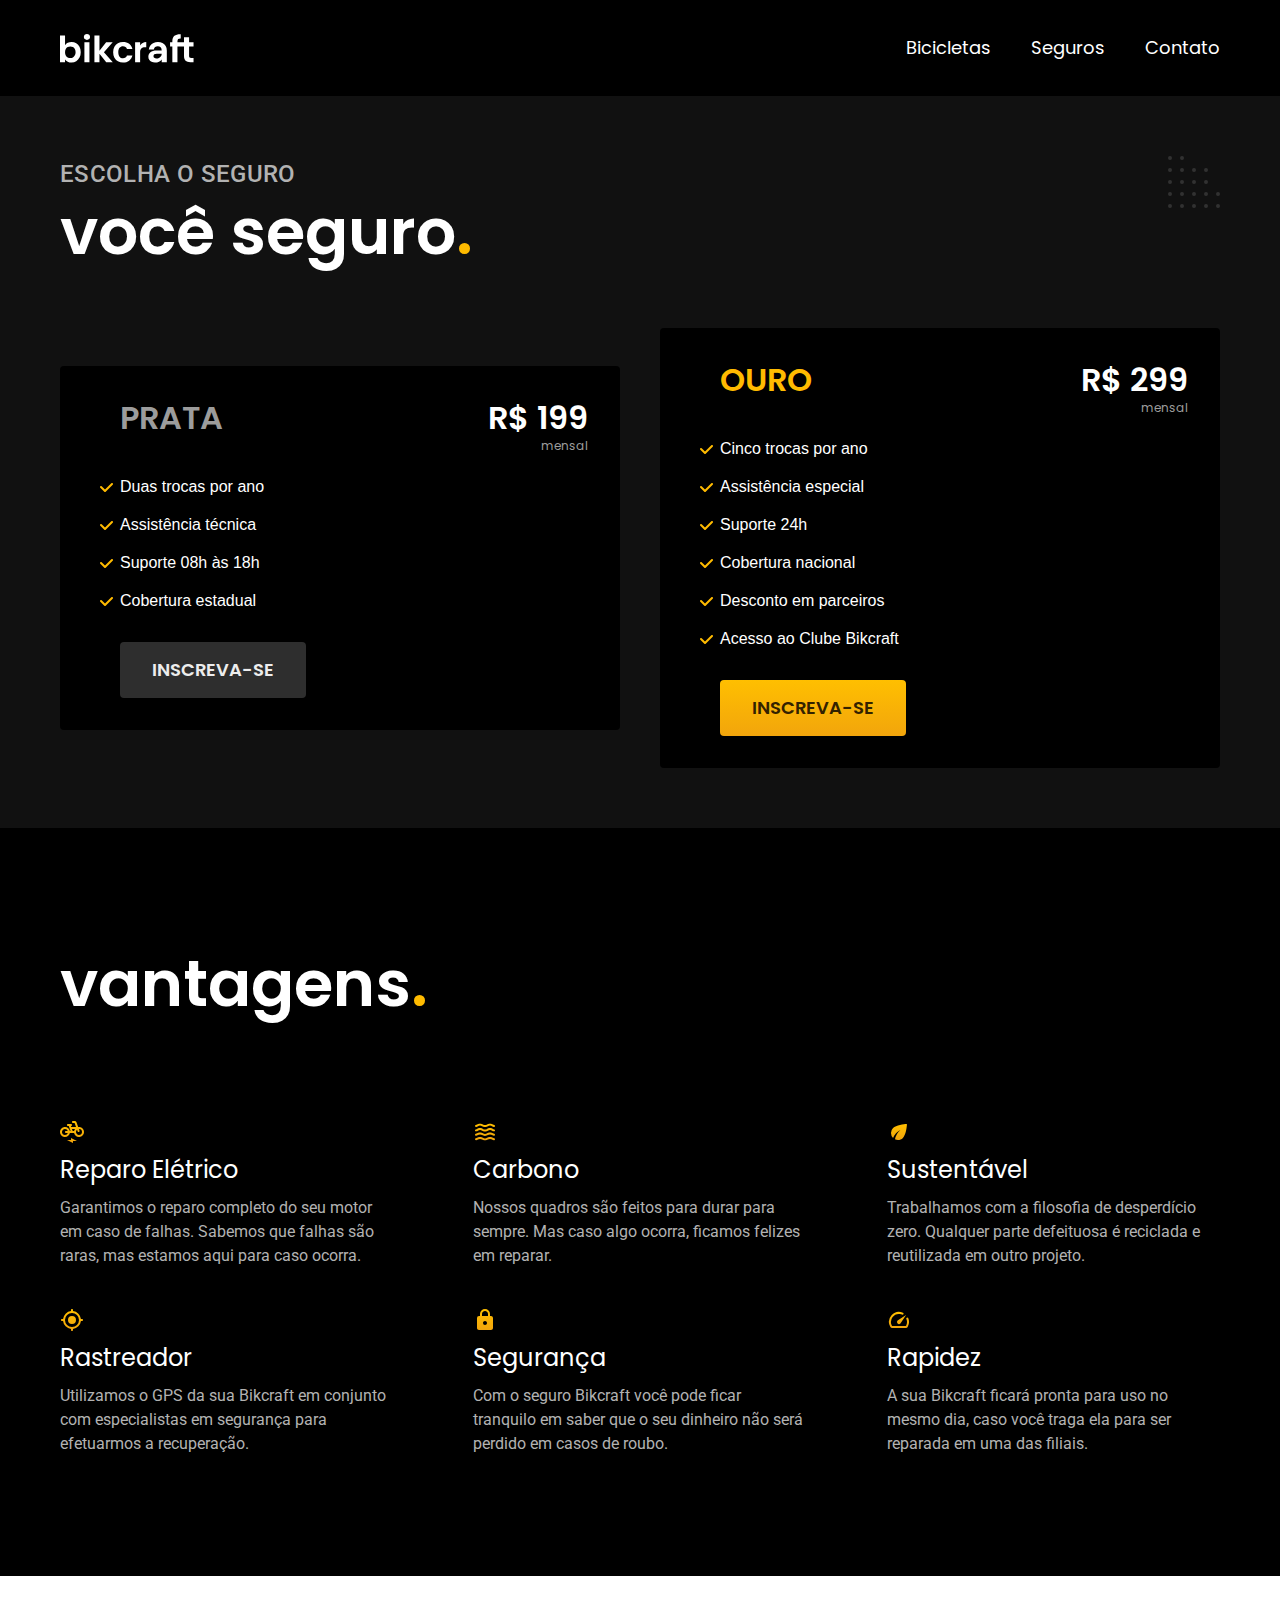
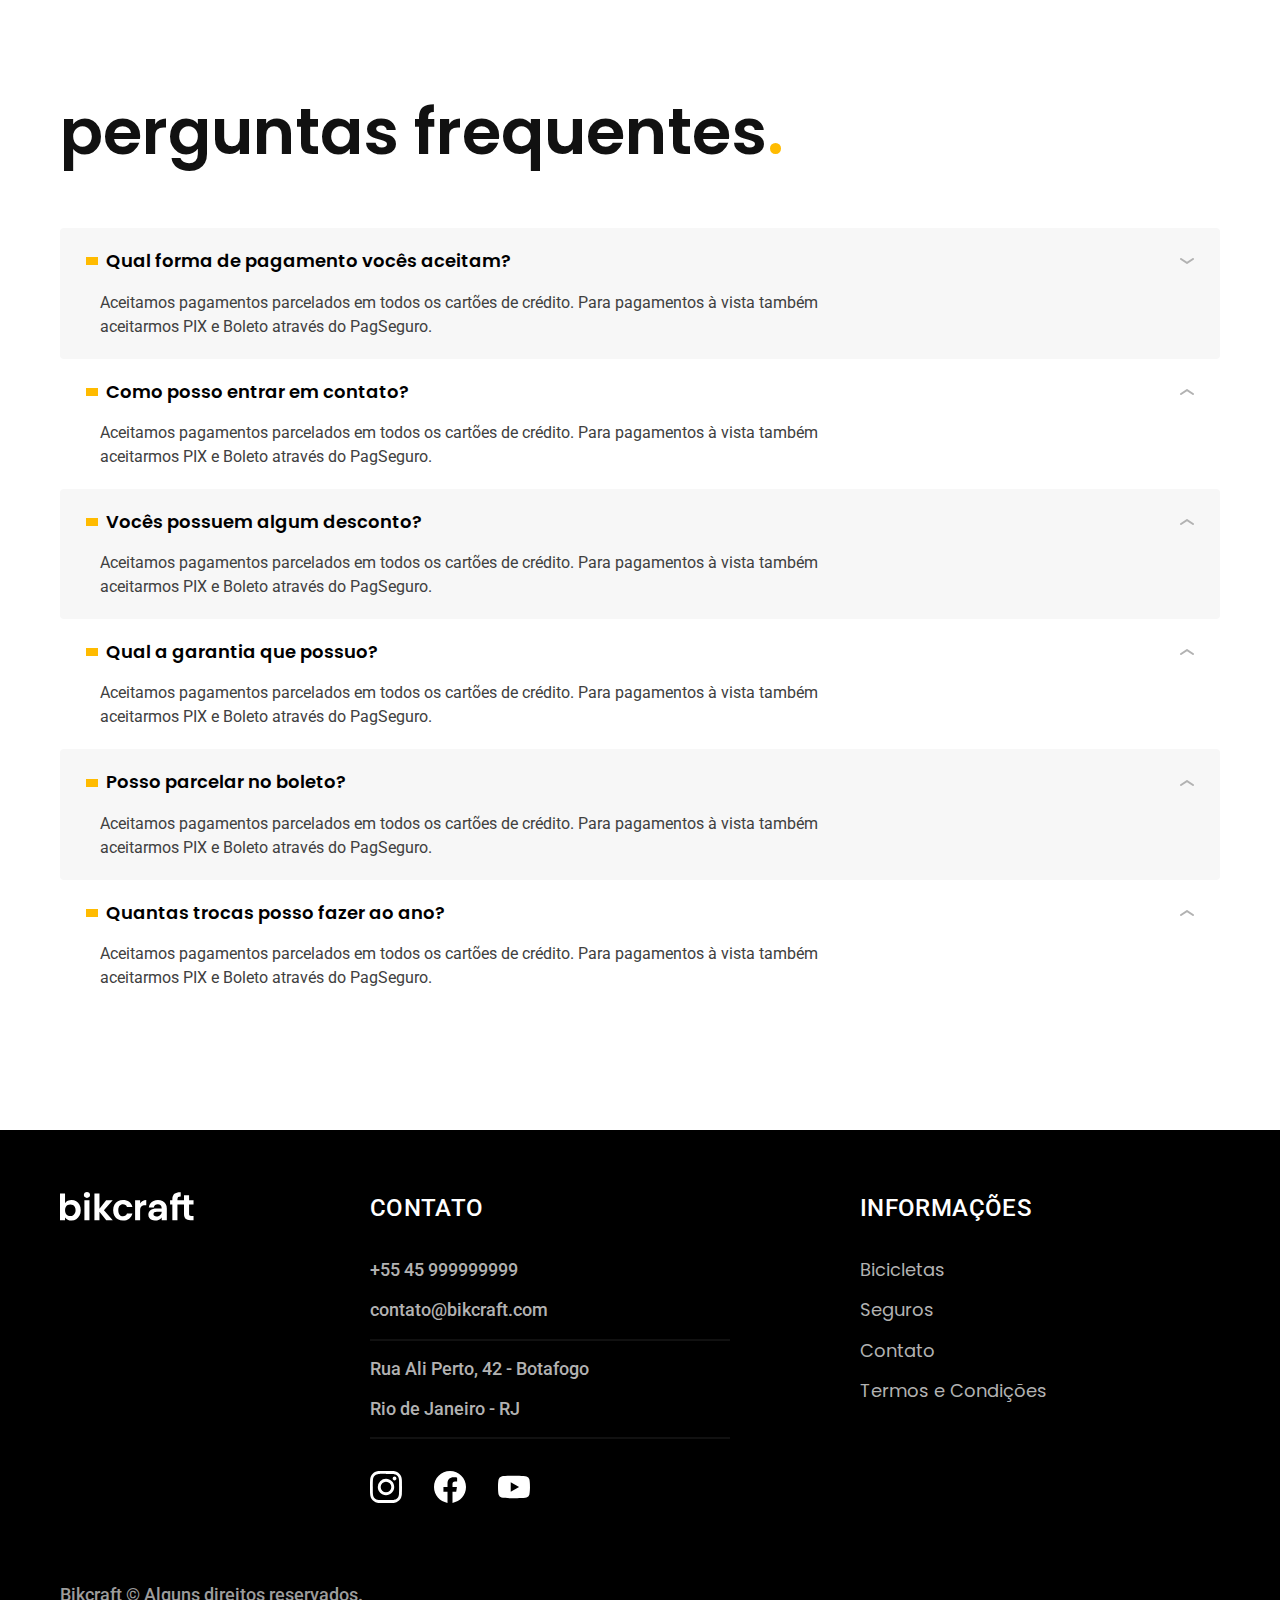
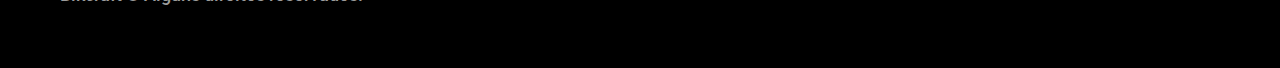
<file: seguros.html>
<!DOCTYPE html>
<html lang="pt-br">

<head>
  <meta charset="UTF-8">
  <meta name="viewport" content="width=device-width, initial-scale=1.0">
  <title>Seguros | Bikcraft</title>
  <meta name="description" content="Termos e condições.">

  <link rel="stylesheet" href="./CSS/style.min.css">

  <link rel="preconnect" href="https://fonts.googleapis.com">
  <link rel="preconnect" href="https://fonts.gstatic.com" crossorigin>
  <link href="https://fonts.googleapis.com/css2?family=Fira+Sans:wght@400;700&family=Poppins:wght@400;600&family=Roboto:wght@400;500&display=swap" rel="stylesheet">
  <link rel="preconnect" href="https://fonts.googleapis.com">
  <link rel="preconnect" href="https://fonts.gstatic.com" crossorigin>
  <link href="https://fonts.googleapis.com/css2?family=Merriweather:ital,wght@1,900&display=swap" rel="stylesheet">
  <script src="./js/script.js"></script>
  </body>
</head>

<body id="seguros">
  <header class="header-bg">
    <div class="header container">
      <a href="./">
        <img src="./img/bikcraft.svg" alt="Bikcraft">
      </a>
      <nav aria-label="primaria">
        <ul class="header-menu cor-0 font-1-m">
          <li><a href="./bicicletas.html">Bicicletas</a></li>
          <li><a href="./seguros.html">Seguros</a></li>
          <li><a href="./contato.html">Contato</a></li>
        </ul>
      </nav>
    </div>
  </header>

  <main class="seguros-bg">
    <div class="titulo-bg">
      <div class="titulo container">
        <p class="font-2-l-b cor-5">Escolha o seguro</p>
        <h1 class="font-1-xxl cor-0">você seguro<span class="cor-p1">.</span></h1>
      </div>
    </div>

    <div class="seguros container">

      <div class="seguros-item">
        <h3 class="font-1-xl cor-6">PRATA</h3>
        <span class="font-1-xl cor-0">R$ 199 <span class="font-1-xs cor-6">mensal</span></span>
        <ul class="font-2m cor-0">
          <li>Duas trocas por ano</li>
          <li>Assistência técnica</li>
          <li>Suporte 08h às 18h</li>
          <li>Cobertura estadual</li>
        </ul>
        <a class="botao secundario" href="./orcamento.html?tipo=seguro&produto=prata">Inscreva-se</a>
      </div>

      <div class="seguros-item">
        <h3 class="font-1-xl cor-p1">OURO</h3>
        <span class="font-1-xl cor-0">R$ 299 <span class="font-1-xs cor-6">mensal</span></span>
        <ul class="font-2m cor-0">
          <li>Cinco trocas por ano</li>
          <li>Assistência especial</li>
          <li>Suporte 24h</li>
          <li>Cobertura nacional</li>
          <li>Desconto em parceiros</li>
          <li>Acesso ao Clube Bikcraft</li>
        </ul>
        <a class="botao" href="./orcamento.html?tipo=seguro&produto=ouro">Inscreva-se</a>
      </div>
    </div>
  </main>

  <article class="vantagens-bg">
    <div class="vantagens container">
      <h2 class="font-1-xxl cor-0">vantagens<span class="cor-p1">.</span></h2>
      <ul>
        <li>
          <img src="./img/icones/eletrica.svg" alt="">
          <h3 class="font-1-l cor-0">Reparo Elétrico</h3>
          <p class="font-2-s cor-5">Garantimos o reparo completo do seu motor em caso de falhas. Sabemos que falhas são raras, mas estamos aqui para caso ocorra.</p>
        </li>
        <li>
          <img src="./img/icones/carbono.svg" alt="">
          <h3 class="font-1-l cor-0">Carbono</h3>
          <p class="font-2-s cor-5">Nossos quadros são feitos para durar para sempre. Mas caso algo ocorra, ficamos felizes em reparar.</p>
        </li>
        <li>
          <img src="./img/icones/sustentavel.svg" alt="">
          <h3 class="font-1-l cor-0">Sustentável</h3>
          <p class="font-2-s cor-5">Trabalhamos com a filosofia de desperdício zero. Qualquer parte defeituosa é reciclada e reutilizada em outro projeto.</p>
        </li>
        <li>
          <img src="./img/icones/rastreador.svg" alt="">
          <h3 class="font-1-l cor-0">Rastreador</h3>
          <p class="font-2-s cor-5">Utilizamos o GPS da sua Bikcraft em conjunto com especialistas em segurança para efetuarmos a recuperação.</p>
        </li>
        <li>
          <img src="./img/icones/seguro.svg" alt="">
          <h3 class="font-1-l cor-0">Segurança</h3>
          <p class="font-2-s cor-5">Com o seguro Bikcraft você pode ficar tranquilo em saber que o seu dinheiro não será perdido em casos de roubo.</p>
        </li>
        <li>
          <img src="./img/icones/velocidade.svg" alt="">
          <h3 class="font-1-l cor-0">Rapidez</h3>
          <p class="font-2-s cor-5">A sua Bikcraft ficará pronta para uso no mesmo dia, caso você traga ela para ser reparada em uma das filiais.</p>
        </li>
      </ul>
    </div>
  </article>

  <article class="perguntas container">
    <h2 class="font-1-xxl">perguntas frequentes<span class="cor-p1">.</span></h2>
    <dl>
      <div>
        <dt><button class="font-1-m-b" aria-controls="pergunta1" aria-expanded="true">Qual forma de pagamento vocês aceitam?</button></dt>
        <dd id="pergunta1" class="font-2-s cor-9 ativa">Aceitamos pagamentos parcelados em todos os cartões de crédito. Para pagamentos à vista também aceitarmos PIX e Boleto através do PagSeguro.</dd>
      </div>
      <div>
        <dt><button class="font-1-m-b" aria-controls="pergunta2" aria-expanded="false">Como posso entrar em contato?</button></dt>
        <dd id="pergunta2" class="font-2-s cor-9">Aceitamos pagamentos parcelados em todos os cartões de crédito. Para pagamentos à vista também aceitarmos PIX e Boleto através do PagSeguro.</dd>
      </div>
      <div>
        <dt><button class="font-1-m-b" aria-controls="pergunta3" aria-expanded="false">Vocês possuem algum desconto?</button></dt>
        <dd id="pergunta3" class="font-2-s cor-9">Aceitamos pagamentos parcelados em todos os cartões de crédito. Para pagamentos à vista também aceitarmos PIX e Boleto através do PagSeguro.</dd>
      </div>
      <div>
        <dt><button class="font-1-m-b" aria-controls="pergunta4" aria-expanded="false">Qual a garantia que possuo?</button></dt>
        <dd id="pergunta4" class="font-2-s cor-9">Aceitamos pagamentos parcelados em todos os cartões de crédito. Para pagamentos à vista também aceitarmos PIX e Boleto através do PagSeguro.</dd>
      </div>
      <div>
        <dt><button class="font-1-m-b" aria-controls="pergunta5" aria-expanded="false">Posso parcelar no boleto?</button></dt>
        <dd id="pergunta5" class="font-2-s cor-9">Aceitamos pagamentos parcelados em todos os cartões de crédito. Para pagamentos à vista também aceitarmos PIX e Boleto através do PagSeguro.</dd>
      </div>
      <div>
        <dt><button class="font-1-m-b" aria-controls="pergunta6" aria-expanded="false">Quantas trocas posso fazer ao ano?</button></dt>
        <dd id="pergunta6" class="font-2-s cor-9">Aceitamos pagamentos parcelados em todos os cartões de crédito. Para pagamentos à vista também aceitarmos PIX e Boleto através do PagSeguro.</dd>
      </div>
    </dl>
  </article>

  <footer class="footer-bg">
    <div class="footer container">
      <img src="./img/bikcraft.svg" alt="Bikcraft">
      <div class="footer-contato">
        <h3 class="font-2-l-b cor-0">Contato</h3>
        <ul class="font-2-m cor-5">
          <li><a href="tel:+5545999999999">+55 45 999999999</a></li>
          <li><a href="mailto:contato@bikcraft.com">contato@bikcraft.com</a></li>
          <li>Rua Ali Perto, 42 - Botafogo</li>
          <li>Rio de Janeiro - RJ</li>
        </ul>
        <div class="footer-redes">
          <a href="./">
            <img src="./img/redes/instagram.svg" alt="Instagram">
          </a>
          <a href="./">
            <img src="./img/redes/facebook.svg" alt="Facebook">
          </a>
          <a href="./">
            <img src="./img/redes/youtube.svg" alt="Youtube">
          </a>
        </div>
      </div>
      <div class="footer-informacoes">
        <h3 class="font-2-l-b cor-0">Informações</h3>
        <nav>
          <ul class="font-1-m cor-5">
            <li><a href="./bicicletas.html">Bicicletas</a></li>
            <li><a href="./seguros.html">Seguros</a></li>
            <li><a href="./contato.html">Contato</a></li>
            <li><a href="./termos.html">Termos e Condições</a></li>
          </ul>
        </nav>
      </div>
      <p class="footer-copy font-2-m cor-6">Bikcraft © Alguns direitos reservados.</p>
    </div>
  </footer>
  <script src="./js/script.js"></script>
</body>

</html>
</file>
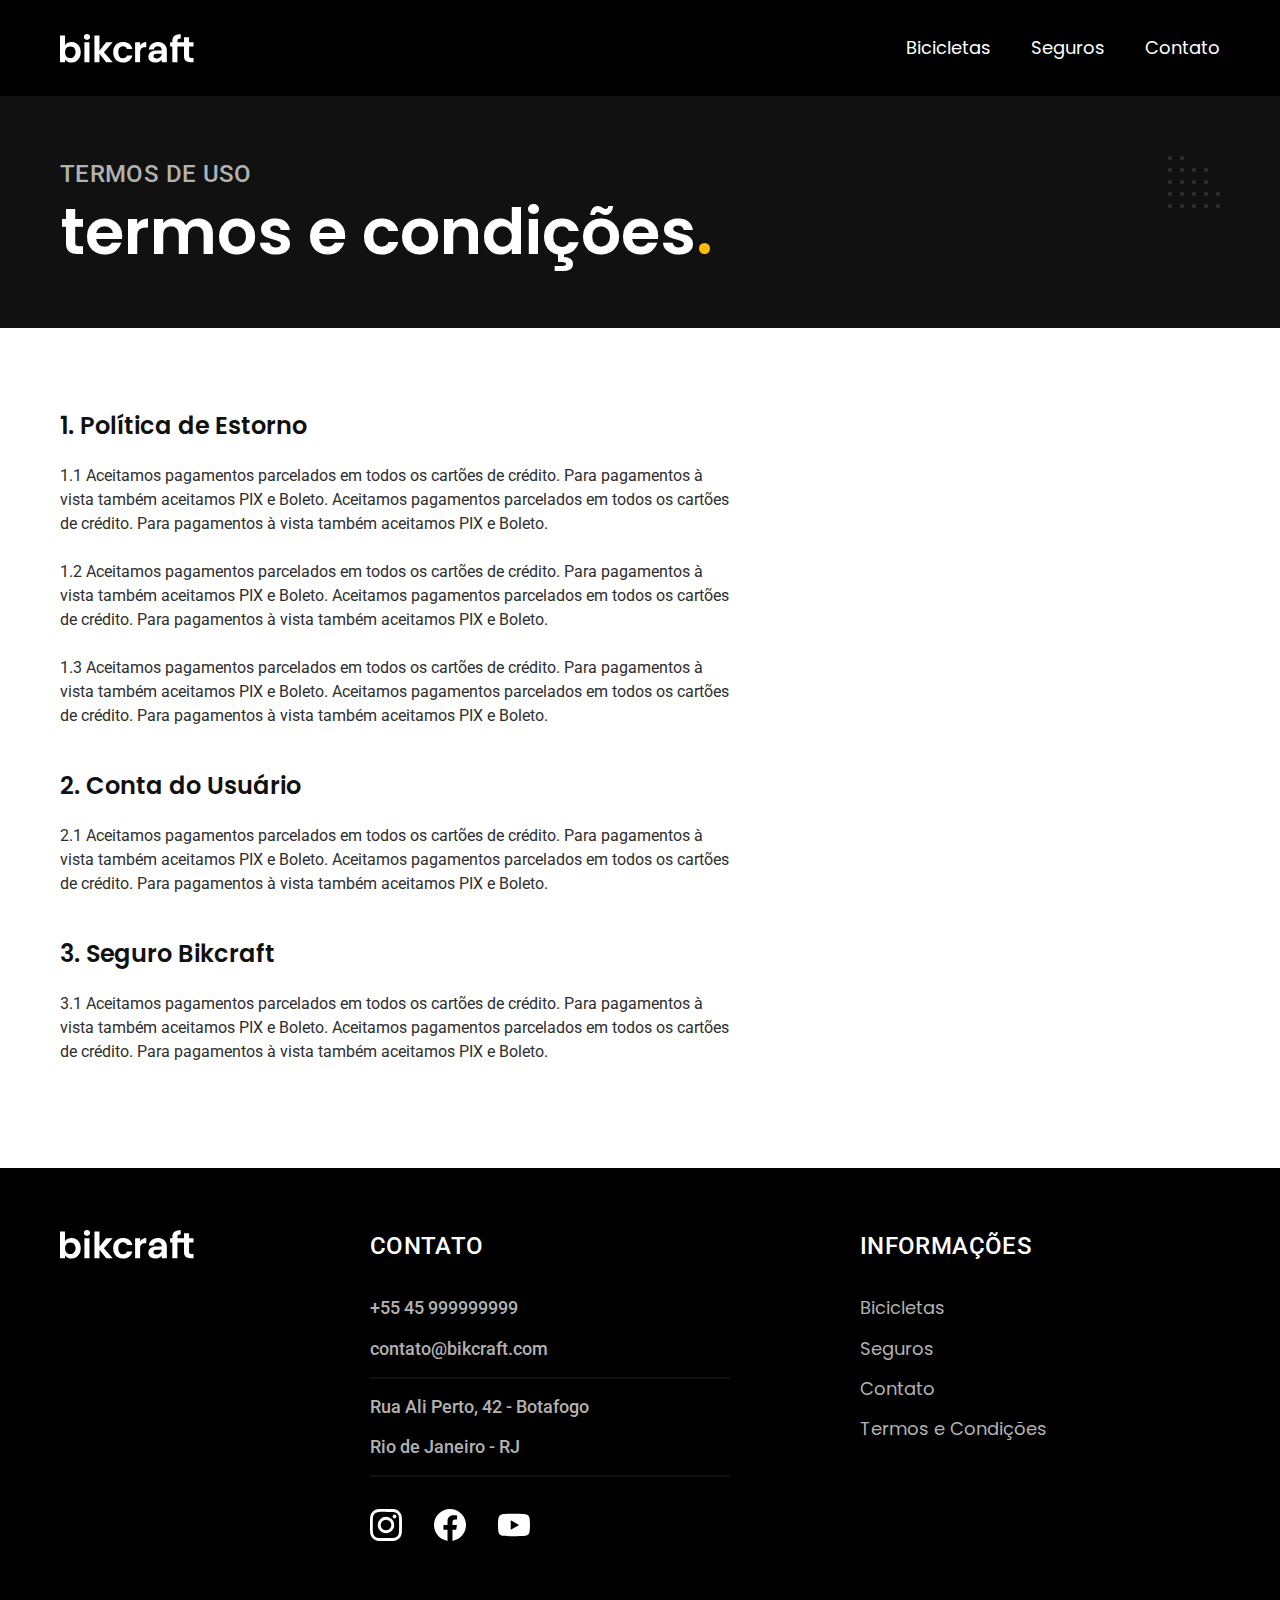
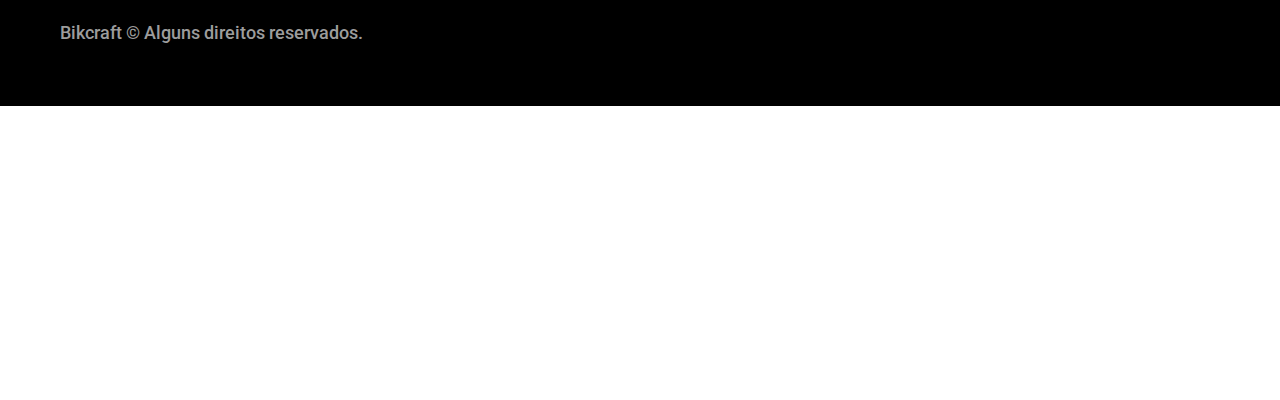
<file: termos.html>
<!DOCTYPE html>
<html lang="pt-br">

<head>
  <meta charset="UTF-8">
  <meta name="viewport" content="width=device-width, initial-scale=1.0">
  <title>Termos e Condições | Bikcraft</title>
  <meta name="description" content="Termos e condições.">

  <link rel="stylesheet" href="./CSS/style.min.css">

  <link rel="preconnect" href="https://fonts.googleapis.com">
  <link rel="preconnect" href="https://fonts.gstatic.com" crossorigin>
  <link href="https://fonts.googleapis.com/css2?family=Fira+Sans:wght@400;700&family=Poppins:wght@400;600&family=Roboto:wght@400;500&display=swap" rel="stylesheet">
  <link rel="preconnect" href="https://fonts.googleapis.com">
  <link rel="preconnect" href="https://fonts.gstatic.com" crossorigin>
  <link href="https://fonts.googleapis.com/css2?family=Merriweather:ital,wght@1,900&display=swap" rel="stylesheet">
  <script src="./js/script.js"></script>
  </body>
</head>

<body id="termos">
  <header class="header-bg">
    <div class="header container">
      <a href="./">
        <img src="./img/bikcraft.svg" alt="Bikcraft">
      </a>
      <nav aria-label="primaria">
        <ul class="header-menu cor-0 font-1-m">
          <li><a href="./bicicletas.html">Bicicletas</a></li>
          <li><a href="./seguros.html">Seguros</a></li>
          <li><a href="./contato.html">Contato</a></li>
        </ul>
      </nav>
    </div>
  </header>

  <main>
    <div class="titulo-bg">
      <div class="titulo container">
        <p class="font-2-l-b cor-5">Termos de uso</p>
        <h1 class="font-1-xxl cor-0">termos e condições<span class="cor-p1">.</span></h1>
      </div>
    </div>

    <div class="termos font-2-s cor-10 container">
      <h2 class="font-1-l cor-11">1. Política de Estorno</h2>
      <p>1.1 Aceitamos pagamentos parcelados em todos os cartões de crédito. Para pagamentos à vista também aceitamos PIX e Boleto. Aceitamos pagamentos parcelados em todos os cartões de crédito. Para pagamentos à vista também aceitamos PIX e Boleto.
      </p>
      <p>1.2 Aceitamos pagamentos parcelados em todos os cartões de crédito. Para pagamentos à vista também aceitamos PIX e Boleto. Aceitamos pagamentos parcelados em todos os cartões de crédito. Para pagamentos à vista também aceitamos PIX e Boleto.
      </p>
      <p>1.3 Aceitamos pagamentos parcelados em todos os cartões de crédito. Para pagamentos à vista também aceitamos PIX e Boleto. Aceitamos pagamentos parcelados em todos os cartões de crédito. Para pagamentos à vista também aceitamos PIX e Boleto.
      </p>
      <h2 class="font-1-l cor-11">2. Conta do Usuário</h2>
      <p>2.1 Aceitamos pagamentos parcelados em todos os cartões de crédito. Para pagamentos à vista também aceitamos PIX e Boleto. Aceitamos pagamentos parcelados em todos os cartões de crédito. Para pagamentos à vista também aceitamos PIX e Boleto.
      <h2 class="font-1-l cor-11">3. Seguro Bikcraft</h2>
      <p>3.1 Aceitamos pagamentos parcelados em todos os cartões de crédito. Para pagamentos à vista também aceitamos PIX e Boleto. Aceitamos pagamentos parcelados em todos os cartões de crédito. Para pagamentos à vista também aceitamos PIX e Boleto.</p>
    </div>
  </main>

  <footer class="footer-bg">
    <div class="footer container">
      <img src="./img/bikcraft.svg" alt="Bikcraft">
      <div class="footer-contato">
        <h3 class="font-2-l-b cor-0">Contato</h3>
        <ul class="font-2-m cor-5">
          <li><a href="tel:+5545999999999">+55 45 999999999</a></li>
          <li><a href="mailto:contato@bikcraft.com">contato@bikcraft.com</a></li>
          <li>Rua Ali Perto, 42 - Botafogo</li>
          <li>Rio de Janeiro - RJ</li>
        </ul>
        <div class="footer-redes">
          <a href="./">
            <img src="./img/redes/instagram.svg" alt="Instagram">
          </a>
          <a href="./">
            <img src="./img/redes/facebook.svg" alt="Facebook">
          </a>
          <a href="./">
            <img src="./img/redes/youtube.svg" alt="Youtube">
          </a>
        </div>
      </div>
      <div class="footer-informacoes">
        <h3 class="font-2-l-b cor-0">Informações</h3>
        <nav>
          <ul class="font-1-m cor-5">
            <li><a href="./bicicletas.html">Bicicletas</a></li>
            <li><a href="./seguros.html">Seguros</a></li>
            <li><a href="./contato.html">Contato</a></li>
            <li><a href="./termos.html">Termos e Condições</a></li>
          </ul>
        </nav>
      </div>
      <p class="footer-copy font-2-m cor-6">Bikcraft © Alguns direitos reservados.</p>
    </div>
  </footer>
  <script src="./js/script.js"></script>
</body>

</html>
</file>
<file: CSS/style.min.css>
body{margin:0;font-family:Arial,Helvetica,sans-serif;height:2000px;color:#111}blockquote,dd,h1,h2,h3,p,ul{margin:0}ul{padding:0;list-style:none}a{text-decoration:none;color:inherit}img{max-width:100%;height:auto;display:block}img[src$=".jpg"]{border-radius:4px}.font-1-xs{font:400 0.75rem/1.333 Poppins,sans-serif}.font-2-xs{font:400 0.875rem/1.333 Roboto,sans-serif}.font-1-s{font:400 1rem/1.5 Poppins,sans-serif}.font-2-s{font:400 1rem/1.5 Roboto,sans-serif}.font-1-m,.font-1-m-b{font:400 1.125rem/1.35 Poppins,sans-serif}.font-1-m-b{font-weight:600}.font-2-m{font:500 1.125rem/1.35 Roboto,sans-serif}.font-1-l{font:400 1.5rem/1.5 Poppins,sans-serif}.font-2-l,.font-2-l-b{font:400 1.5rem/1.5 Roboto,sans-serif}.font-2-l-b{font-weight:500;letter-spacing:.015em;text-transform:uppercase}.font-1-xl{font:600 2rem/1.25 Poppins,sans-serif}.font-2-xl{font:500 2rem/1.25 Roboto,sans-serif}.font-1-xxl{font:600 4rem/1.125 Poppins,sans-serif}@media(max-width:1200px){.font-1-xxl{font-size:3rem}.font-2-l,.font-2-l-b{font-size:1.125rem}}@media (max-width:800px){.font-1-xxl{font-size:2rem}.font-1-xl,.font-2-xl{font-size:1.5rem}}:root{--cor-12:#000000;--cor-11:#111111;--cor-10:#2E2E2E;--cor-9:#404040;--cor-8:#595959;--cor-7:#717171;--cor-6:#9C9C9C;--cor-5:#B2B2B2;--cor-4:#CCCCCC;--cor-3:#DEDEDE;--cor-2:#EDEDED;--cor-1:#F7F7F7;--cor-0:#FFFFFF;--cor-p1:#FFBB00;--cor-p2:#E4A300;--cor-p3:#A66F00;--cor-p4:#664400;--cor-p5:#332200}.cor-0{color:var(--cor-0)}.cor-1{color:var(--cor-1)}.cor-2{color:var(--cor-2)}.cor-3{color:var(--cor-3)}.cor-4{color:var(--cor-4)}.cor-5{color:var(--cor-5)}.cor-6{color:var(--cor-6)}.cor-7{color:var(--cor-7)}.cor-8{color:var(--cor-8)}.cor-9{color:var(--cor-9)}.cor-10{color:var(--cor-10)}.cor-11{color:var(--cor-11)}.cor-12{color:var(--cor-12)}.cor-p1{color:var(--cor-p1)}.cor-p2{color:var(--cor-p2)}.cor-p3{color:var(--cor-p3)}.cor-p4{color:var(--cor-p4)}.cor-p5{color:var(--cor-p5)}.js .fadeInDown{transform:translate3d(0,-20px,0)}.js .fadeInUp{transform:translate3d(0,20px,0)}.js .fadeInRight{transform:translate3d(20px,0,0)}.js .fadeInLeft{transform:translate3d(-20px,0,0)}.js [data-anime]{opacity:0}.js .anime{opacity:1;transform:none;transition:transform .8s,opacity .8s}.header-bg{background-color:var(--cor-12)}.header{display:flex;flex-wrap:wrap;gap:20px;justify-content:space-between;align-items:center;padding-top:20px;padding-bottom:20px}.header-menu{display:flex;gap:40px;flex-wrap:wrap}.header-menu a{padding:16px 0;display:inline-block;position:relative}.header-menu a::after{content:"";display:block;height:2px;width:0;background-color:var(--cor-0);margin-top:4px;transition:.3s;position:absolute}.header-menu a.ativo::after,.header-menu a:hover::after{width:100%}@media (max-width:800px){.header-menu{gap:20px}.header-menu a{background-color:var(--cor-11);padding:16px 12px;border-radius:4px}.header-menu a:hover{background-color:var(--cor-10)}.header-menu a:after{display:none}}@media (max-width:600px){.header-menu{gap:12px}.header-menu a{padding:8px 12px;font-size:14px}}.footer-bg{background-color:var(--cor-12)}.footer{display:grid;grid-template-columns:3fr 5fr 4fr;gap:40px;padding-top:60px;padding-bottom:60px}.footer h3{margin-bottom:32px}.footer-contato ul{margin-bottom:32px}.footer-contato li:nth-child(2n)::after{content:'';display:block;margin-top:16px;max-width:360px;height:2px;background-color:var(--cor-11)}.footer li{margin-bottom:16px}.footer-redes{display:flex;gap:32px}.footer a:hover{color:var(--cor-0)}.footer-copy{grid-column:1/-1;margin-top:40px}@media(max-width:800px){.footer>img{display:none}.footer{grid-template-columns:1fr 1fr}}@media(max-width:600px){.footer{grid-template-columns:1fr}.footer-copy{margin-top:0}}.container{box-sizing:border-box;max-width:1200px;padding-left:20px;padding-right:20px;margin-left:auto;margin-right:auto}.botao{display:inline-block;padding:16px 32px;background:linear-gradient(#ffbf00,#f2a50c);border-radius:4px;box-shadow:0 1px 2px rgba(0,0,0,.1);text-transform:uppercase;color:var(--cor-p5);font-size:18px;line-height:1.33;font-family:Poppins;font-weight:600;font:600 1.125rem/1.33 Poppins,sans-serif;max-width:max-content;border:none;cursor:pointer}.botao:hover{background:linear-gradient(#ffb60d,#e59317)}.botao.secundario{background:var(--cor-10);color:var(--cor-2)}.botao.secundario:hover{background-color:var(--cor-9)}.botao.seta{display:flex;align-items:center}.botao.seta::after{content:"";display:inline-block;width:18px;height:10px;margin-left:12px;background:url("../img/icones/seta.svg");transition:transform .2s}.botao.seta:hover::after{transform:translateX(4px)}@media (max-width:600px){.botao{padding:12px 16px;font-size:1rem}}.link{display:inline-block;color:var(--cor-p1);font:500 1.5rem/1.5 Poppins,sans-serif;text-transform:uppercase}.link::after{content:"";display:block;width:100%;height:4px;background-color:currentColor}.link:hover{color:var(--cor-0)}.titulo-bg{background-color:var(--cor-11);padding-top:60px;padding-bottom:60px}.titulo{background:url("../img/dec/top-right.svg") no-repeat top right 20px}.titulo p{margin-bottom:4px}@media (max-width:800px){.titulo-bg{padding-top:40px;padding-bottom:40px}.titulo p{font-size:1rem;text-transform:lowercase;font-weight:400px}}.form{display:grid;grid-template-columns:1fr 1fr;gap:20px}.form label{display:block;font:600 1rem/1.5 Poppins,sans-serif;margin-bottom:4px}.form .col-2{grid-column:span 2}.form input[type=email],.form input[type=text],.form textarea{font:400 1rem/1.5 Roboto,sans-serif;background:var(--cor-1);border:1px solid var(--cor-2);padding:12px;border-radius:4px;width:100%;box-sizing:border-box}.form input[type=email]:focus,.form input[type=text]:focus,.form textarea:focus{outline:0;border-color:var(--cor-p1);background-color:var(--cor-0);box-shadow:0 0 0 2px #fea}@media (max-width:800px){.form{grid-template-columns:1fr}.form .col-2{grid-column:1}}.introducao-bg{background:var(--cor-12) url("../img/dec/bottom-left.svg") no-repeat bottom 160px left 20px;box-shadow:inset 0 -120px var(--cor-0)}.introducao{display:grid;grid-template-columns:1fr 1fr;gap:0 40px}.introducao-conteudo{align-self:end;padding-bottom:200px}.introducao img{width:100%;height:100%;object-fit:cover;border-radius:4px}.introducao h1{margin-bottom:32px}.introducao p{margin-bottom:20px}@media (max-width:800px){.introducao-bg{background:var(--cor-11);padding-top:40px;box-shadow:inset 0 -60px var(--cor-0)}.introducao{grid-template-columns:1fr;gap:32px}.introducao-conteudo{padding-bottom:0}.introducao h1{margin-bottom:16px}.introducao img{height:300px;width:100%}}.tecnologia-bg{background-color:var(--cor-11);box-shadow:inset 0 80px var(--cor-0),inset 0 -80px var(--cor-0)}.tecnologia{display:grid;grid-template-columns:1fr 1fr;gap:40px}.tecnologia-imagem img{width:100%;height:100%;object-fit:cover;object-position:left}.tecnologia-conteudo{padding-top:160px;padding-bottom:160px}.tecnologia-conteudo>span{margin-bottom:20px;display:block}.tecnologia-conteudo h2{margin-bottom:32px}.tecnologia-conteudo>p{margin-bottom:32px}.tecnologia a{margin-bottom:80px}.vantagens{display:flex;gap:40px}.vantagens h3{margin-bottom:8px;width:max-content}.vantagens img{width:24px;margin-bottom:8px}@media (max-width:800px){.tecnologia-bg{box-shadow:initial}.tecnologia{grid-template-columns:1fr}.tecnologia-conteudo{padding-top:60px;padding-bottom:60px}.tecnologia-imagem{display:none}.tecnologia a{margin-bottom:60px}}@media (max-width:600px){.vantagens{flex-direction:column}}.parceiros{padding-top:60px;padding-bottom:120px}.parceiros h2{margin-bottom:60px}.parceiros>ul{padding:0 20px;max-width:1400px;display:grid;grid-template-columns:1fr 1fr 1fr 1fr;margin:0 auto}.parceiros li{padding:32px;display:flex;border-left:3px solid var(--cor-2)}.parceiros img{margin:auto}.parceiros li:first-child{border-left:none}.parceiros li:nth-child(5){border-left:none}.parceiros li:nth-child(n+5){border-top:2px solid var(--cor-2)}@media (max-width:800px){.parceiros{padding-bottom:60px}.parceiros li{padding:20px;display:flex}.parceiros h2{margin-bottom:20px}.parceiros ul{grid-template-columns:repeat(2,1fr)}.parceiros li:nth-child(n+3){border-top:2px solid var(--cor-2)}.parceiros li:nth-child(odd){border-left:0}}.depoimento{display:grid;grid-template-columns:1fr 1fr;background-color:var(--cor-p1);overflow:hidden}.depoimento img{width:100%;height:100%;object-fit:cover;border-radius:0}.depoimento-conteudo{padding:40px 40px 80px 80px;align-self:end;background:url("../img/dec/bottom-right-p.svg") no-repeat bottom 40px right 40px;position:relative}.depoimento-conteudo p{max-width:32ch;font-family:Merriweather,serif;font-style:italic;font-weight:900;margin-bottom:2rem;position:relative}.depoimento p::after,.depoimento p::before{font-size:5rem;color:var(--cor-p2);position:absolute}.depoimento p::before{content:"“";left:-50px;top:-20px}.depoimento p::after{content:"”"}@media (min-width:1200px){.depoimento img{max-height:520px}}@media (max-width:800px){.depoimento{grid-template-columns:1fr;text-align:center}.depoimento img{max-height:200px}.depoimento-conteudo{padding:40px 20px;justify-self:end}}.bicicletas-lista{padding-top:60px;padding-bottom:120px}.bicicletas-lista h2{margin-bottom:40px;box-sizing:border-box;max-width:1200px;padding-left:20px;padding-right:20px;margin-left:auto;margin-right:auto}.bicicletas-lista ul{display:flex;gap:40px;padding:0 20px 40px 20px;max-width:1400px;margin-left:auto;margin-right:auto;overflow-x:auto}#bicicleta .bicicletas-lista ul{padding:0 0 20px 0}.bicicletas-lista li{min-width:280px}.bicicletas-lista a{display:block}.bicicletas-lista img{margin-bottom:16px}.bicicletas-lista h3{margin-bottom:8px;display:flex;align-items:center}.bicicletas-lista h3::before{content:"";display:inline-block;background-color:var(--cor-p1);width:12px;height:8px;margin-right:8px}.bicicletas-lista a:hover h3::before{width:24px;transition:width .2s}.bicicletas-lista li span{padding-left:20px}@media (max-width:800px){.bicicletas-lista{padding-bottom:60px}.bicicletas-lista ul{gap:20px}}.bicicletas-bg{background:linear-gradient(to right,var(--cor-0) 30%,var(--cor-11) 0)}.bicicletas{display:grid;grid-template-columns:1fr 1fr;gap:40px;padding-top:60px;padding-bottom:60px;background:url('../img/dec/top-right.svg') no-repeat top 40px right 20px}.bicicletas-imagem{display:grid}.bicicletas-imagem img{grid-area:1/1}.bicicletas-imagem span{grid-area:1/1;place-self:start end;margin-top:20px;background-color:var(--cor-12);padding:8px 16px 8px 8px;display:inline-block;border-radius:4px 0 0 4px}.bicicletas-conteudo{display:grid;grid-template-columns:1fr auto;align-content:start}.bicicletas-conteudo h2,.bicicletas-conteudo p{grid-column:1/-1}.bicicletas h2{margin-bottom:20px}.bicicletas h2::before{content:"";display:block;height:8px;width:12px;background-color:var(--cor-p1);margin-bottom:8px}.bicicletas p{margin-bottom:32px}.bicicletas a{place-self:end}.bicicletas li{display:flex;align-items:center}.bicicletas ul{display:grid;gap:16px}.bicicletas-conteudo img{width:24px;margin-right:8px}@media (max-width:800px){.bicicletas-bg{background:var(--cor-11)}.bicicletas{grid-template-columns:1fr;gap:20px;padding-top:40px;padding-bottom:40px}}@media (max-width:600px){.bicicletas-conteudo{grid-template-columns:1fr}.bicicletas a{place-self:start}.bicicletas ul{font-size:1rem;margin-bottom:32px;grid-template-columns:1fr 1fr}}.bicicleta{display:grid;grid-template-columns:1fr 1fr;align-items:start;gap:40px;padding-top:60px;padding-bottom:60px}.bicicleta-imagens{display:flex;flex-wrap:wrap;gap:20px}.bicicleta-imagens img{flex:1;min-width:200px}.bicicleta-imagens img:first-child{min-width:100%}.bicicleta-conteudo>p{margin-bottom:32px}.bicicleta-comprar{display:grid;grid-template-columns:max-content auto;align-items:center;justify-items:start;gap:8px 12px;margin-bottom:40px}.bicicleta-comprar a{grid-row:span 2}.bicicleta-comprar span{display:flex;align-items:center;background-color:var(--cor-12);gap:8px;padding:4px 8px;border-radius:4px}.bicicleta-conteudo h2{text-transform:uppercase;letter-spacing:.015em;margin-bottom:12px}.bicicleta-ficha,.bicicleta-informacoes{padding:32px;background-color:var(--cor-12);border-radius:4px}.bicicleta-informacoes{margin-bottom:40px;display:grid;grid-template-columns:1fr 1fr;gap:32px}.bicicleta-informacoes img{width:24px;margin-bottom:8px}.bicicleta-informacoes h3{margin-bottom:8px}.bicicleta-ficha li{padding:4px 0;display:flex;justify-content:space-between;border-bottom:1px solid var(--cor-11)}.bicicleta-ficha li:last-child{border-bottom:none}.bicicleta-ficha span{color:var(--cor-6)}@media (max-width:800px){.bicicleta{grid-template-columns:1fr;padding-top:40px;padding-bottom:40px}#bicicleta .titulo p{text-transform:uppercase}.bicicleta-informacoes{grid-template-columns:1fr}}@media (max-width:400px){.bicicleta-imagens{grid-row:2}}.seguro-bg{background-color:var(--cor-11);box-shadow:inset 0 120px var(--cor-0),inset 0 -120px var(--cor-12)}.seguro{display:grid;grid-template-columns:1fr 1fr;gap:40px}.seguro-imagem img{width:100%;height:100%;object-fit:cover}.seguro-conteudo{padding-top:180px;padding-bottom:180px}.seguro-conteudo h2{margin-bottom:32px}.seguro-conteudo p{margin-bottom:20px}@media (max-width:800px){.seguro{grid-template-columns:1fr}.seguro-conteudo{grid-row:1;padding-top:40px;padding-bottom:0}.seguro-bg{box-shadow:inset 0 -60px var(--cor-12)}}.seguros-bg{background-color:var(--cor-11)}.seguros{padding-top:60px;padding-bottom:60px;display:grid;grid-template-columns:1fr 1fr;gap:40px;align-items:center}#seguros .seguros{padding-top:0}.seguros h2{grid-column:1/-1}.seguros-item{background-color:var(--cor-12);padding:32px 32px 32px 60px;display:grid;grid-template-columns:1fr auto;border-radius:4px}.seguros-item h3{margin-bottom:40px}.seguros-item span{grid-column:2;display:block;text-align:right}.seguros-item ul{grid-column:1/-1;margin-bottom:32px}.seguros-item li{display:flex;align-items:center;position:relative}.seguros-item li+li{margin-top:20px}.seguros-item li::before{content:'';display:inline-block;width:13px;height:9px;background:url("../img/icones/lista.svg");position:absolute;left:-1.25rem}.seguros-item a{grid-column:1}@media (max-width:800px){.seguros{grid-template-columns:1fr}}.vantagens-bg{background-color:var(--cor-12)}.vantagens{display:grid;padding-top:120px;padding-bottom:120px}.vantagens h2{margin-bottom:60px}.vantagens ul{display:grid;grid-template-columns:repeat(auto-fit,minmax(280px,max-content));gap:40px 80px}.vantagens h3,.vantagens img{margin-bottom:8px}@media (max-width:800px){.vantagens-bg{padding-top:60px;padding-bottom:60px}.vantagens h2{margin-bottom:40px}.vantagens ul{gap:20px}}.perguntas{margin-top:120px;margin-bottom:120px}.perguntas h2{margin-bottom:60px}.perguntas dl>div{padding:20px;border-radius:4px}.perguntas dl>div:nth-child(odd){background-color:var(--cor-1)}.perguntas button::before{content:"";display:inline-block;width:12px;height:8px;background-color:var(--cor-p1)}.perguntas button{display:grid;grid-template-columns:auto 1fr auto;align-items:center;gap:8px;cursor:pointer;border:none;background:0 0;width:100%;text-align:left}.perguntas button::after{content:"";display:inline-block;width:14px;height:6px;background:url("../img/icones/seta-abrir.svg")}.perguntas button:hover::after,.perguntas button[aria-expanded=true]::after{transform:rotate(180deg);transition:.3s}.js .perguntas dd{display:none}.js .perguntas dd.ativa{display:block}.perguntas dd{padding-left:20px;padding-top:16px;max-width:80ch}@media (max-width:800px){.perguntas{padding-top:60px;padding-bottom:60px}.perguntas h2{margin-bottom:40px}}#contato{background:linear-gradient(var(--cor-11) 500px,var(--cor-1) 0)}.contato{display:grid;grid-template-columns:5fr 7fr}.contato-dados,.contato-formulario{padding:60px;box-shadow:0 1px 2px rgba(0,0,0,.1)}.contato-dados{background:var(--cor-12) url("../img/dec/bottom-left.svg") no-repeat bottom 20px left 20px;border-radius:5px 0 0 5px}.contato-formulario{border-radius:0 5px 5px 0;background:var(--cor-0) url("../img/dec/bottom-right.svg") no-repeat bottom 20px right 20px}.contato-dados h2{margin-bottom:60px}.contato-endereco{margin-bottom:32px;padding:28px;background:url("../img/icones/local.svg") no-repeat 0 30px}.contato-endereco p{margin-bottom:8px}.contato-meios a{display:block;max-width:max-content;margin-bottom:8px;padding-left:28px}.contato-meios a:hover{color:var(--cor-0)}.contato-meios a:first-child{background:url("../img/icones/email.svg") no-repeat}.contato-meios a:nth-child(2){margin-bottom:32px}.contato-meios a:nth-child(3){background:url("../img/icones/telefone.svg") no-repeat;margin-bottom:60px}.contato-redes{display:flex;gap:32px;padding-left:28px}@media (max-width:800px){.contato{grid-template-columns:1fr}.contato-dados,.contato-formulario{padding:20px}.contato-dados{border-radius:5px 5px 0 0;background:var(--cor-12)}.contato-formulario{border-radius:0 0 5px 5px}.contato-dados h2,.contato-meios a:nth-child(3){margin-bottom:32px}.contato-redes{margin-bottom:12px}}.lojas{display:grid;grid-template-columns:1fr 1fr;gap:0 40px;padding-top:120px;padding-bottom:120px}.lojas h2{grid-column:1/-1;margin-bottom:60px}.lojas img{border-radius:4px 4px 0 0}.lojas-item{border-radius:4px;background-color:var(--cor-0);box-shadow:0 1px 2px rgba(0,0,0,.1)}.lojas-conteudo{display:grid;grid-template-columns:1fr 1fr;gap:32px 16px;padding:32px}.lojas-conteudo h3,.lojas-tempo{grid-column:1/-1}.lojas-dados{display:grid;gap:8px;border-left:3px solid var(--cor-2);padding-left:12px}.lojas-tempo{display:flex;align-items:center;gap:8px}@media (max-width:800px){.lojas{gap:20px;padding-top:60px;padding-bottom:60px}.lojas h2{margin-bottom:32px}.lojas-conteudo{grid-template-columns:1fr}}@media (max-width:700px){.lojas{grid-template-columns:1fr}}#orcamento{background:linear-gradient(var(--cor-11) 500px,var(--cor-1) 0)}.orcamento{display:grid;grid-template-columns:5fr 7fr;padding-bottom:120px}.orcamento h2{text-transform:uppercase;position:relative;display:flex;align-items:center}.orcamento h2::before{content:"";display:inline-block;width:4px;height:8px;background-color:var(--cor-p1);position:absolute;left:-12px}.orcamento-dados,.orcamento-produto{padding:60px;box-shadow:0 1px 2px rgba(0,0,0,.1)}.orcamento-produto{border-radius:5px 0 0 5px;background:var(--cor-12) url("../img/dec/bottom-left.svg") no-repeat bottom 20px left 20px;display:grid;grid-template-columns:1fr 1fr;gap:20px;align-content:start}.orcamento-produto>*{grid-column:1/-1}.orcamento-produto>label{grid-column:initial}.orcamento-produto label{font:400 1rem/1.5 Poppins,sans-serif;color:var(--cor-4);background-color:var(--cor-10);display:grid;grid-template-columns:auto 1fr auto;align-items:center;padding:12px 16px;border-radius:4px;cursor:pointer;border:1px solid var(--cor-10)}.orcamento-produto label::before{content:"";display:inline-block;width:12px;height:12px;border:1px solid var(--cor-6);border-radius:100%;margin-right:8px;box-sizing:border-box}.orcamento-produto input:checked+label::before{border-color:var(--cor-7);box-shadow:inset 0 0 0 3px var(--cor-0),inset 0 0 0 6px var(--cor-7)}.orcamento-produto label:hover{background:var(--cor-9);border-color:var(--cor-9)}.orcamento-produto input:focus+label{box-shadow:0 0 0 2px var(--cor-p1);border-color:var(--cor-12)}.orcamento-produto label:focus{background:var(--cor-9);box-shadow:0 0 0 2px var(--cor-p1)}.orcamento-produto label span{display:none}.orcamento-produto input:checked+label span{display:inline-block}.orcamento-conteudo{display:none}.orcamento-produto input{opacity:0;position:absolute;pointer-events:none}.orcamento-produto input:checked+label{background:var(--cor-0);color:var(--cor-11)}.orcamento-dados{border-radius:0 5px 5px 0;background:var(--cor-0) url("../img/dec/bottom-right.svg") no-repeat bottom 20px right 20px}.orcamento-conteudo h2,.orcamento-dados h2:nth-of-type(n+2){margin-top:20px}#bikcraft:checked~#orcamento-bikcraft,#seguro:checked~#orcamento-seguro{display:grid;gap:20px}.orcamento-detalhes{display:none;background:var(--cor-0);padding:20px;grid-template-columns:1fr 1fr;border-radius:4px;align-items:center}.orcamento-detalhes li{display:flex;align-items:center;margin-bottom:8px}.orcamento-detalhes li img{width:16px;margin-right:8px}.orcamento-produto input:checked+label+.orcamento-detalhes{display:grid}@media(max-width:1200px){.orcamento-dados,.orcamento-produto{padding:32px}}@media (max-width:800px){.orcamento{grid-template-columns:1fr}.orcamento-produto{border-radius:5px 5px 0 0;background-color:var(--cor-12)}.orcamento-dados{border-radius:0 0 5px 5px}}@media (max-width:400px){.orcamento-produto{grid-template-columns:1fr}}.termos{padding-top:80px;padding-bottom:80px}.termos h2{font-weight:600;margin-bottom:20px}.termos p+h2{margin-top:40px}.termos p{max-width:75ch;margin-bottom:24px}
</file>
